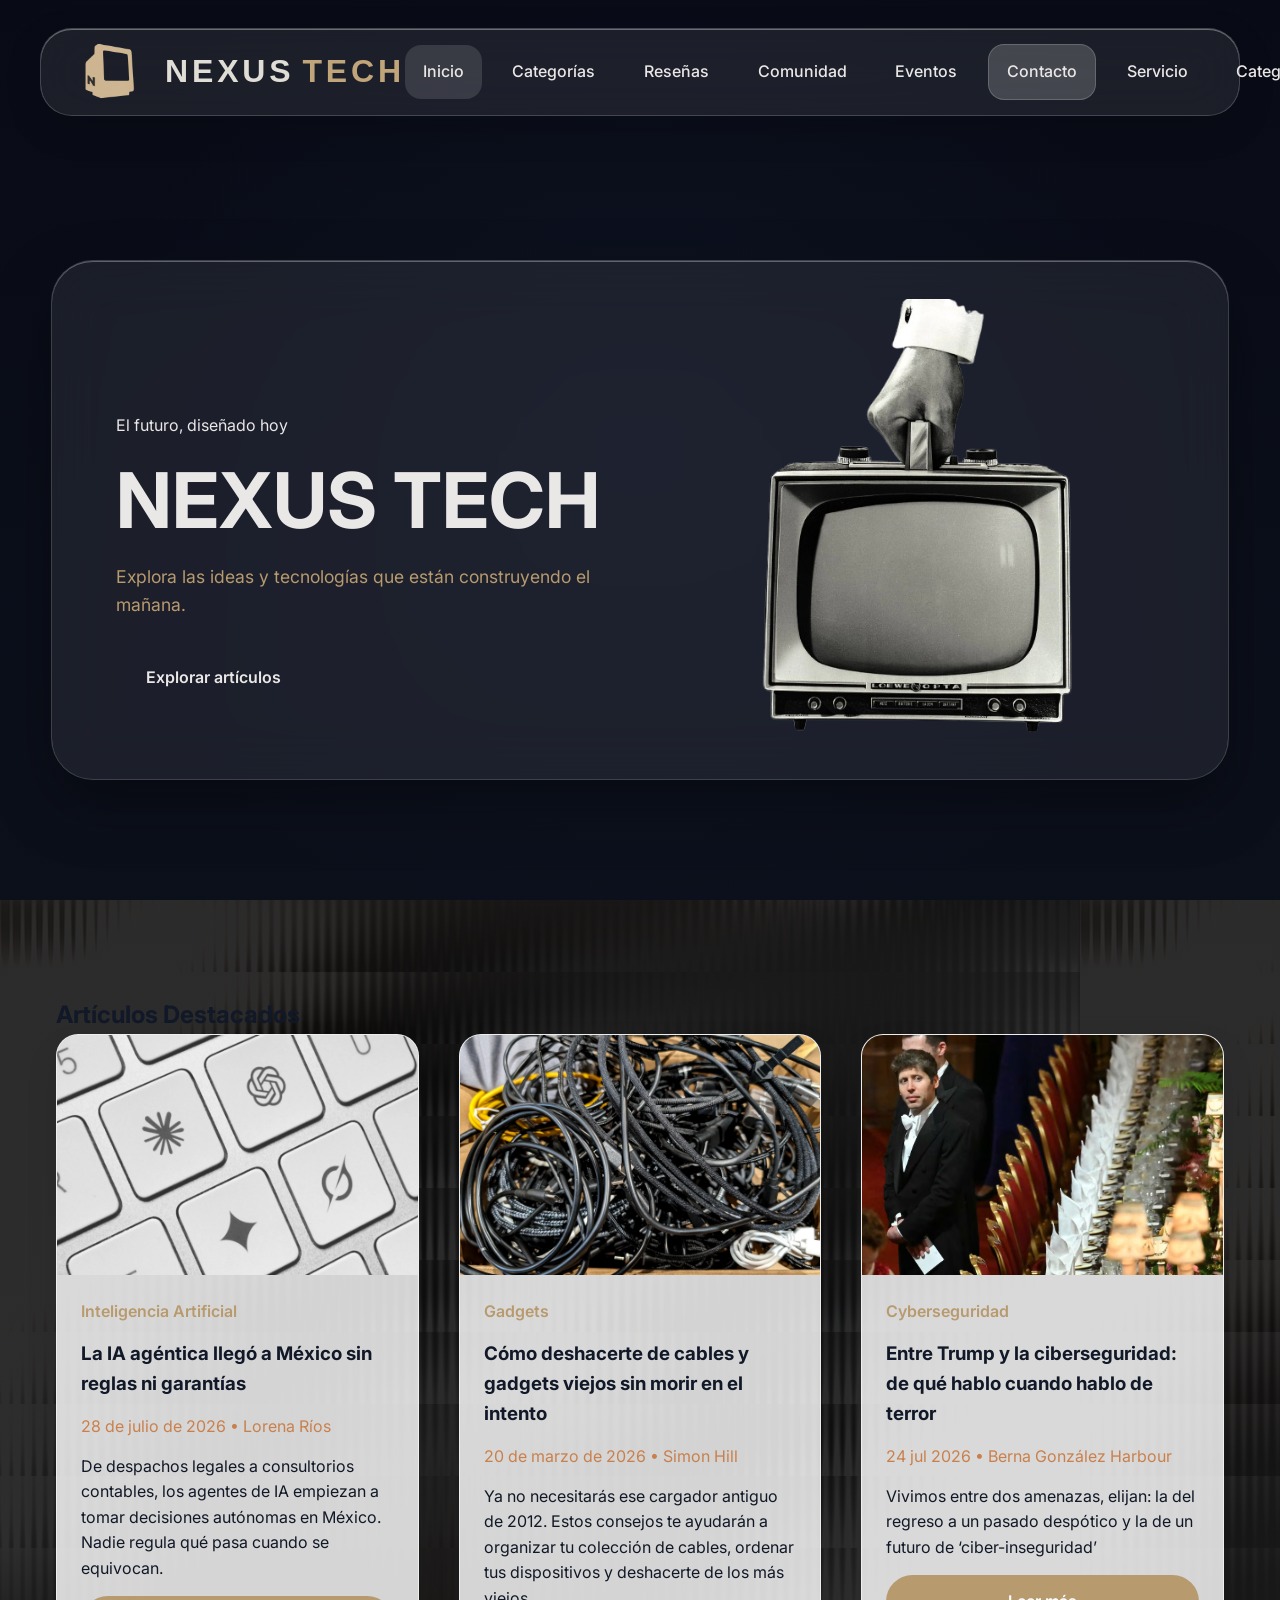
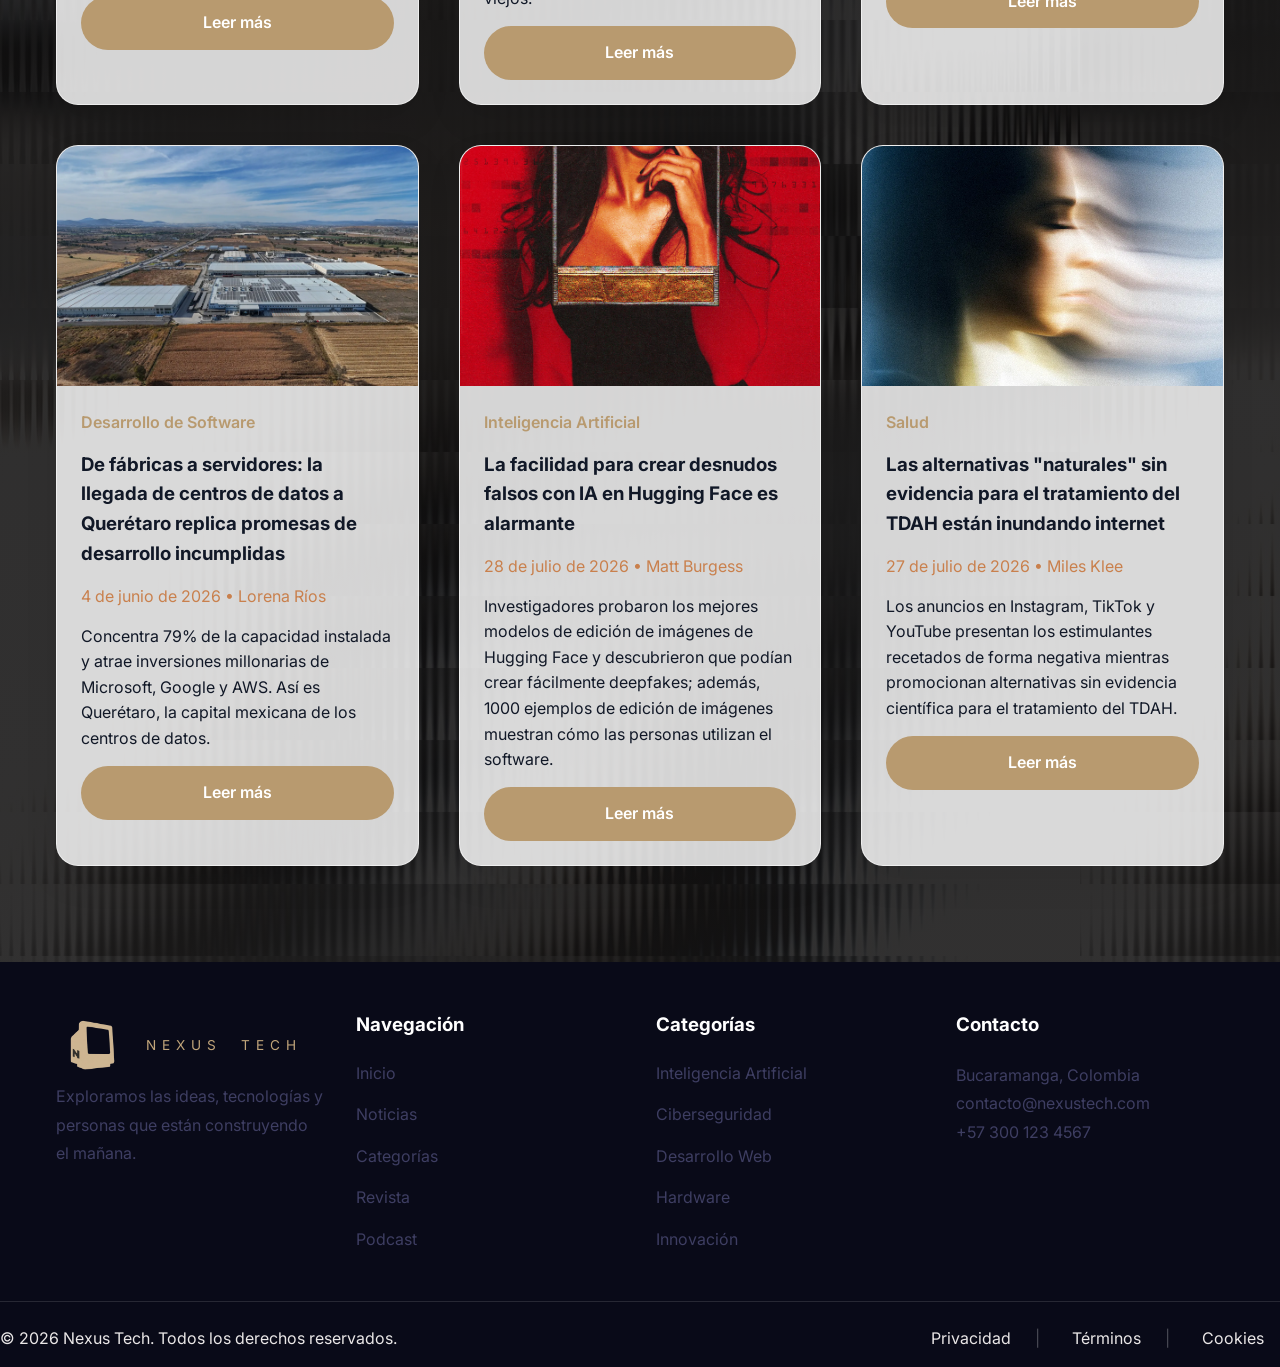
<file: index.html>
<!DOCTYPE html>
<html lang="es">
<head>
    <meta charset="UTF-8">
    <meta name="viewport" content="width=device-width, initial-scale=1.0">
    <meta name="description" content="TechBlog - Las últimas tendencias en tecnología, desarrollo y gadgets.">
    <title>TechBlog | Inicio</title>
    
    <link rel="stylesheet" href="css/style.css">
    <link rel="stylesheet" href="css/layout.css">
    <link rel="stylesheet" href="css/components.css">
    
    <link rel="preconnect" href="https://fonts.googleapis.com">
    <link rel="preconnect" href="https://fonts.gstatic.com" crossorigin>
    <link href="https://fonts.googleapis.com/css2?family=Inter:wght@400;700&display=swap" rel="stylesheet">
</head>
<body>

    <header class="main-header">
        <div class="container">
            <div class="logo">
                <a href="#" class="logo">
                    <img src="assets/img/logo.png" alt="Nexus Tech">
                </a>
                <span class="nexus">NEXUS</span>
                <span class="tech">TECH</span>
            </div>

            <nav class="main-nav">
                <input type="checkbox" id="menu-toggle">
                <label for="menu-toggle" class="hamburguesa">
                    ☰
                </label>
                <ul>
                    <li><a href="index.html" class="active">Inicio</a></li>
                    <li><a href="pages/categorias.html">Categorías</a></li>
                    <li><a href="pages/resenas.html">Reseñas</a></li>
                    <li><a href="pages/comunidad.html">Comunidad</a></li>
                    <li><a href="pages/eventos.html">Eventos</a></li>
                    <li><a href="pages/contacto.html" class="btn-nav">Contacto</a></li>

                    <li><a href="/pages/landing.html">Servicio</a></li>
                    <li><a href="/pages/categorias.html">Categorías</a></li>
                    <li><a href="/pages/resenas.html">Reseñas</a></li>
                    <li><a href="/pages/comunidad.html">Comunidad</a></li>
                    <li><a href="/pages/eventos.html">Eventos</a></li>
                    <li><a href="/pages/contacto.html" class="btn-nav">Contacto</a></li>
                </ul>
            </nav>
        </div>
    </header>

    <main>
        <section class="hero">
            <div class="hero-bg">
                <video autoplay muted loop playsinline>
                <source src="assets/img/televisor.mp4" type="video/mp4">
                </video>
                <div class="hero-bg-overlay"></div>
            </div>
            <div class="device-body">
                <div class="screen-content">
                    <div class="hero-text">

                        <span class="eyebrow">
                            El futuro, diseñado hoy
                        </span>

                        <h1>
                            NEXUS <span>TECH</span>
                        </h1>

                        <p>
                            Explora las ideas y tecnologías que están construyendo el mañana.
                        </p>

                        <a href="#" class="btn">
                            Explorar artículos
                        </a>

                    </div>
                    <div class="hero-visual">

                        <img src="assets/img/televisor2-removebg-preview.png" alt="Hero">

                    </div>
                </div>
            </div>      
        </section>

        <section id="destacados" class="featured-articles"> 
            <div class="container">
                <h2>Artículos Destacados</h2>
            
                <div class="grid-gallery">
                    <article class="card card-large">
                        <img
                            src="assets/img/agentesia.webp"
                            alt="Inteligencia Artificial"
                            class="card__image">

                        <div class="card__content">

                            <span class="card__category">
                                Inteligencia Artificial
                            </span>

                            <h3 class="card__title">
                                La IA agéntica llegó a México sin reglas ni garantías
                            </h3>

                            <div class="card__info">
                                <span>28 de julio de 2026</span>
                                <span>•</span>
                                <span>Lorena Ríos</span>
                            </div>

                            <p class="card__description">
                                De despachos legales a consultorios contables, los agentes de IA empiezan a tomar decisiones autónomas en México. Nadie regula qué pasa cuando se equivocan.
                            </p>

                            <a href="#" class="btn btn-primary">
                                Leer más
                            </a>

                        </div>
                    </article>

                    <article class="card">
                        <img
                            src="assets/img/Tangled_cables-SOURCE-Simon-Hill.webp"
                            alt="Gadgets"
                            class="card__image">

                        <div class="card__content">

                            <span class="card__category">
                                Gadgets
                            </span>

                            <h3 class="card__title">
                                Cómo deshacerte de cables y gadgets viejos sin morir en el intento
                            </h3>

                            <div class="card__info">
                                <span>20 de marzo de 2026</span>
                                <span>•</span>
                                <span>Simon Hill</span>
                            </div>

                            <p class="card__description">
                                Ya no necesitarás ese cargador antiguo de 2012. Estos consejos te ayudarán a organizar tu colección de cables, ordenar tus dispositivos y deshacerte de los más viejos.
                            </p>

                            <a href="#" class="btn btn-primary">
                                Leer más
                            </a>

                        </div>
                    </article>
                    
                    <article class="card">
                        <img
                            src="assets/img/escenaTerrorifica.avif"
                            alt="Cyberseguridad"
                            class="card__image">

                        <div class="card__content">

                            <span class="card__category">
                                Cyberseguridad
                            </span>

                            <h3 class="card__title">
                                Entre Trump y la ciberseguridad: de qué hablo cuando hablo de terror
                            </h3>

                            <div class="card__info">
                                <span>24 jul 2026</span>
                                <span>•</span>
                                <span>Berna González Harbour</span>
                            </div>

                            <p class="card__description">
                                Vivimos entre dos amenazas, elijan: la del regreso a un pasado despótico y la de un futuro de ‘ciber-inseguridad’
                            </p>

                            <a href="#" class="btn btn-primary">
                                Leer más
                            </a>

                        </div>
                    </article>
                    <article class="card">
                        <img
                            src="assets/img/Mexico.webp"
                            alt="Desarrollo de software"
                            class="card__image">

                        <div class="card__content">

                            <span class="card__category">
                                Desarrollo de Software
                            </span>

                            <h3 class="card__title">
                                De fábricas a servidores: la llegada de centros de datos a Querétaro replica promesas de desarrollo incumplidas
                            </h3>

                            <div class="card__info">
                                <span>4 de junio de 2026</span>
                                <span>•</span>
                                <span>Lorena Ríos</span>
                            </div>

                            <p class="card__description">
                                Concentra 79% de la capacidad instalada y atrae inversiones millonarias de Microsoft, Google y AWS. Así es Querétaro, la capital mexicana de los centros de datos.
                            </p>

                            <a href="#" class="btn btn-primary">
                                Leer más
                            </a>

                        </div>

                    </article>
                    <article class="card">
                        <img
                            src="assets/img/iaPreligrosa.gif"
                            alt="Inteligencia Artificial"
                            class="card__image">

                        <div class="card__content">

                            <span class="card__category">
                                Inteligencia Artificial
                            </span>

                            <h3 class="card__title">
                                La facilidad para crear desnudos falsos con IA en Hugging Face es alarmante
                            </h3>

                            <div class="card__info">
                                <span>28 de julio de 2026</span>
                                <span>•</span>
                                <span>Matt Burgess</span>
                            </div>

                            <p class="card__description">
                                Investigadores probaron los mejores modelos de edición de imágenes de Hugging Face y descubrieron que podían crear fácilmente deepfakes; además, 1000 ejemplos de edición de imágenes muestran cómo las personas utilizan el software.
                            </p>

                            <a href="#" class="btn btn-primary">
                                Leer más
                            </a>

                        </div>
                    </article>
                    <article class="card">
                        <img
                            src="assets/img/TDAH.webp"
                            alt="Salud"
                            class="card__image">

                        <div class="card__content">

                            <span class="card__category">
                                Salud
                            </span>

                            <h3 class="card__title">
                                Las alternativas "naturales" sin evidencia para el tratamiento del TDAH están inundando internet
                            </h3>

                            <div class="card__info">
                                <span>27 de julio de 2026</span>
                                <span>•</span>
                                <span>Miles Klee</span>
                            </div>

                            <p class="card__description">
                                Los anuncios en Instagram, TikTok y YouTube presentan los estimulantes recetados de forma negativa mientras promocionan alternativas sin evidencia científica para el tratamiento del TDAH.
                            </p>

                            <a href="#" class="btn btn-primary">
                                Leer más
                            </a>

                        </div>

                    </article>
                    
                </div>
            </div>
        </section>
    </main>

    <footer class="main-footer">

        <div class="container footer-grid">

            <div class="footer-col">

            <div class="footer-brand">
                <a href="#" class="logo-footer">
                    <img src="assets/img/logo.png" alt="Nexus Tech">
                </a>
                <span class="nexus">NEXUS</span>
                <span class="tech">TECH</span>
            </div>

                <p>
                    Exploramos las ideas, tecnologías y personas que
                    están construyendo el mañana.
                </p>

            </div>

            <div class="footer-col">

                <h3>Navegación</h3>

                <ul>

                    <li><a href="#">Inicio</a></li>

                    <li><a href="#">Noticias</a></li>

                    <li><a href="#">Categorías</a></li>

                    <li><a href="#">Revista</a></li>

                    <li><a href="#">Podcast</a></li>

                </ul>

            </div>

            <div class="footer-col">

                <h3>Categorías</h3>

                <ul>

                    <li><a href="#">Inteligencia Artificial</a></li>

                    <li><a href="#">Ciberseguridad</a></li>

                    <li><a href="#">Desarrollo Web</a></li>

                    <li><a href="#">Hardware</a></li>

                    <li><a href="#">Innovación</a></li>

                </ul>

            </div>

            <div class="footer-col">

                <h3>Contacto</h3>

                <p>Bucaramanga, Colombia</p>

                <p>contacto@nexustech.com</p>

                <p>+57 300 123 4567</p>

            </div>

        </div>

        <div class="copyright">

            <p>&copy; 2026 Nexus Tech. Todos los derechos reservados.</p>

            <div class="footer-links">

                <a href="#">Privacidad</a>

                <a href="#">Términos</a>

                <a href="#">Cookies</a>

            </div>

        </div>

    </footer>
</body>
</html>
</file>
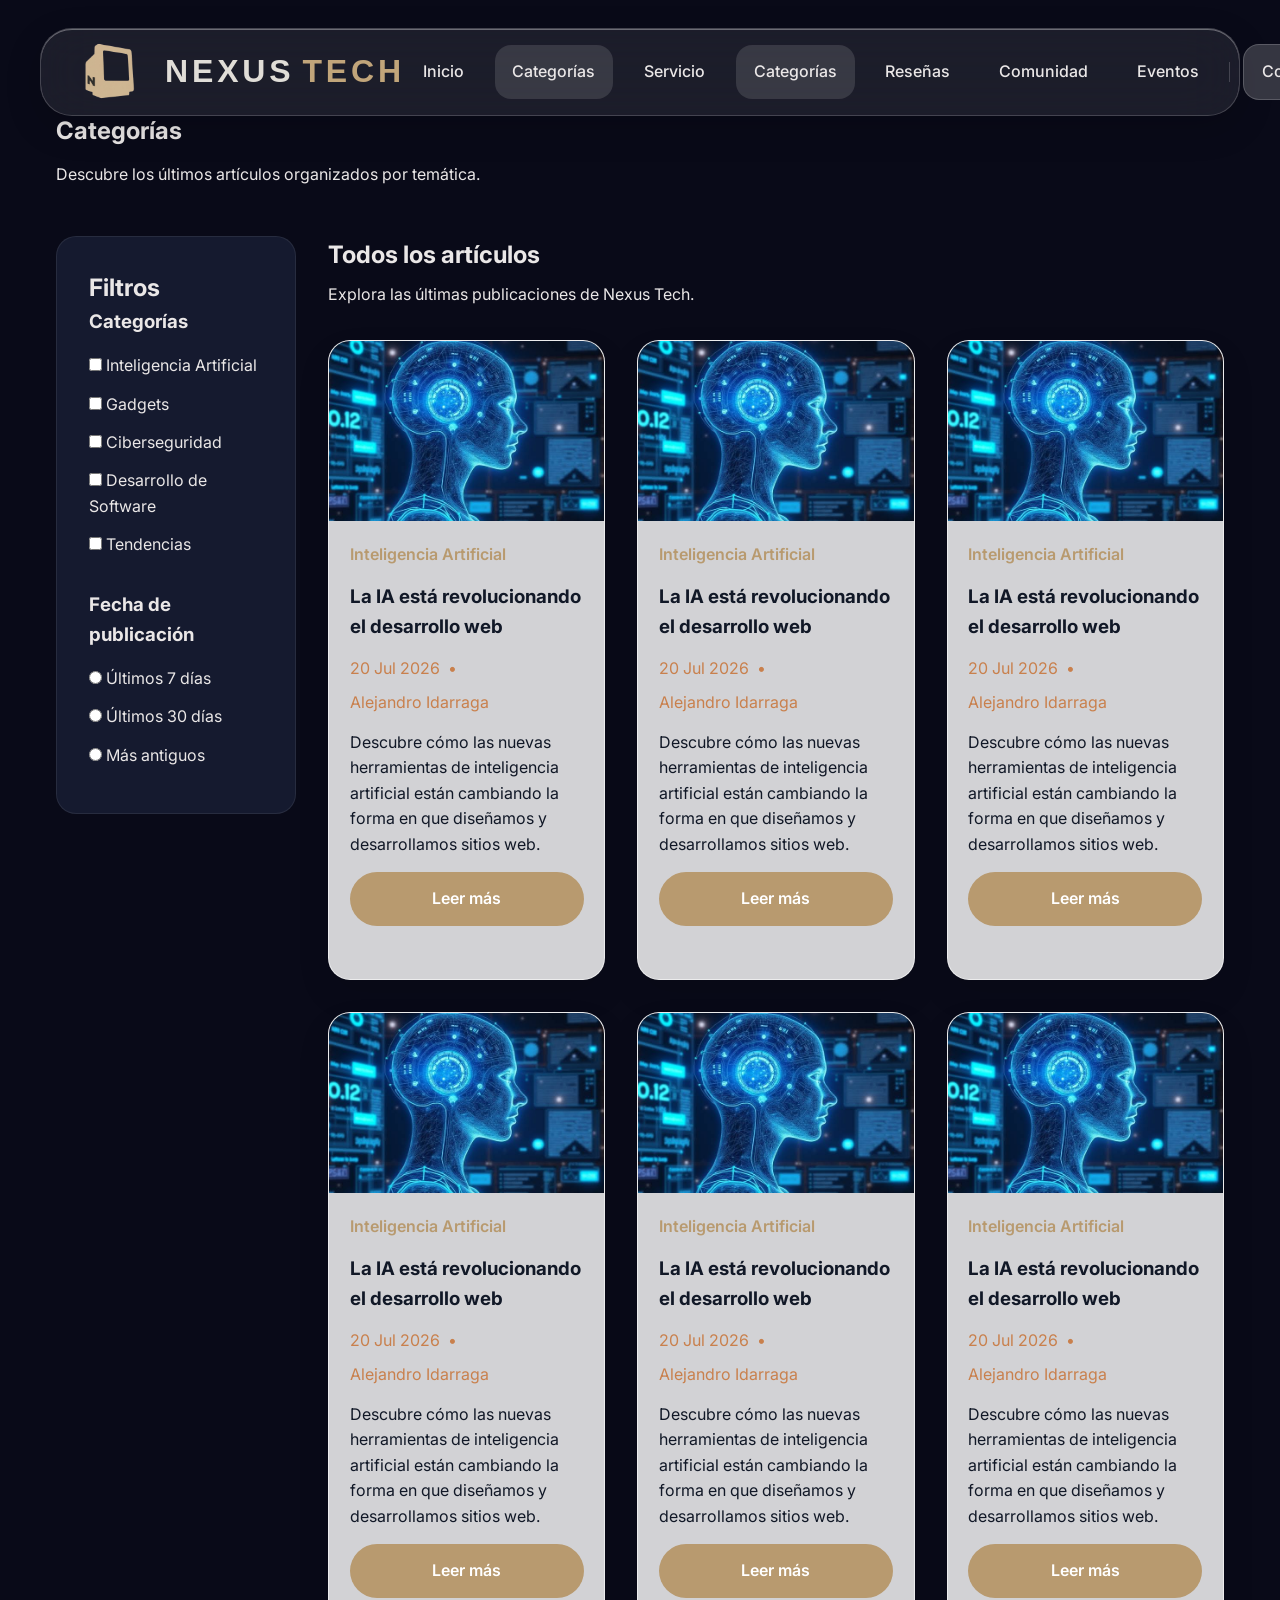
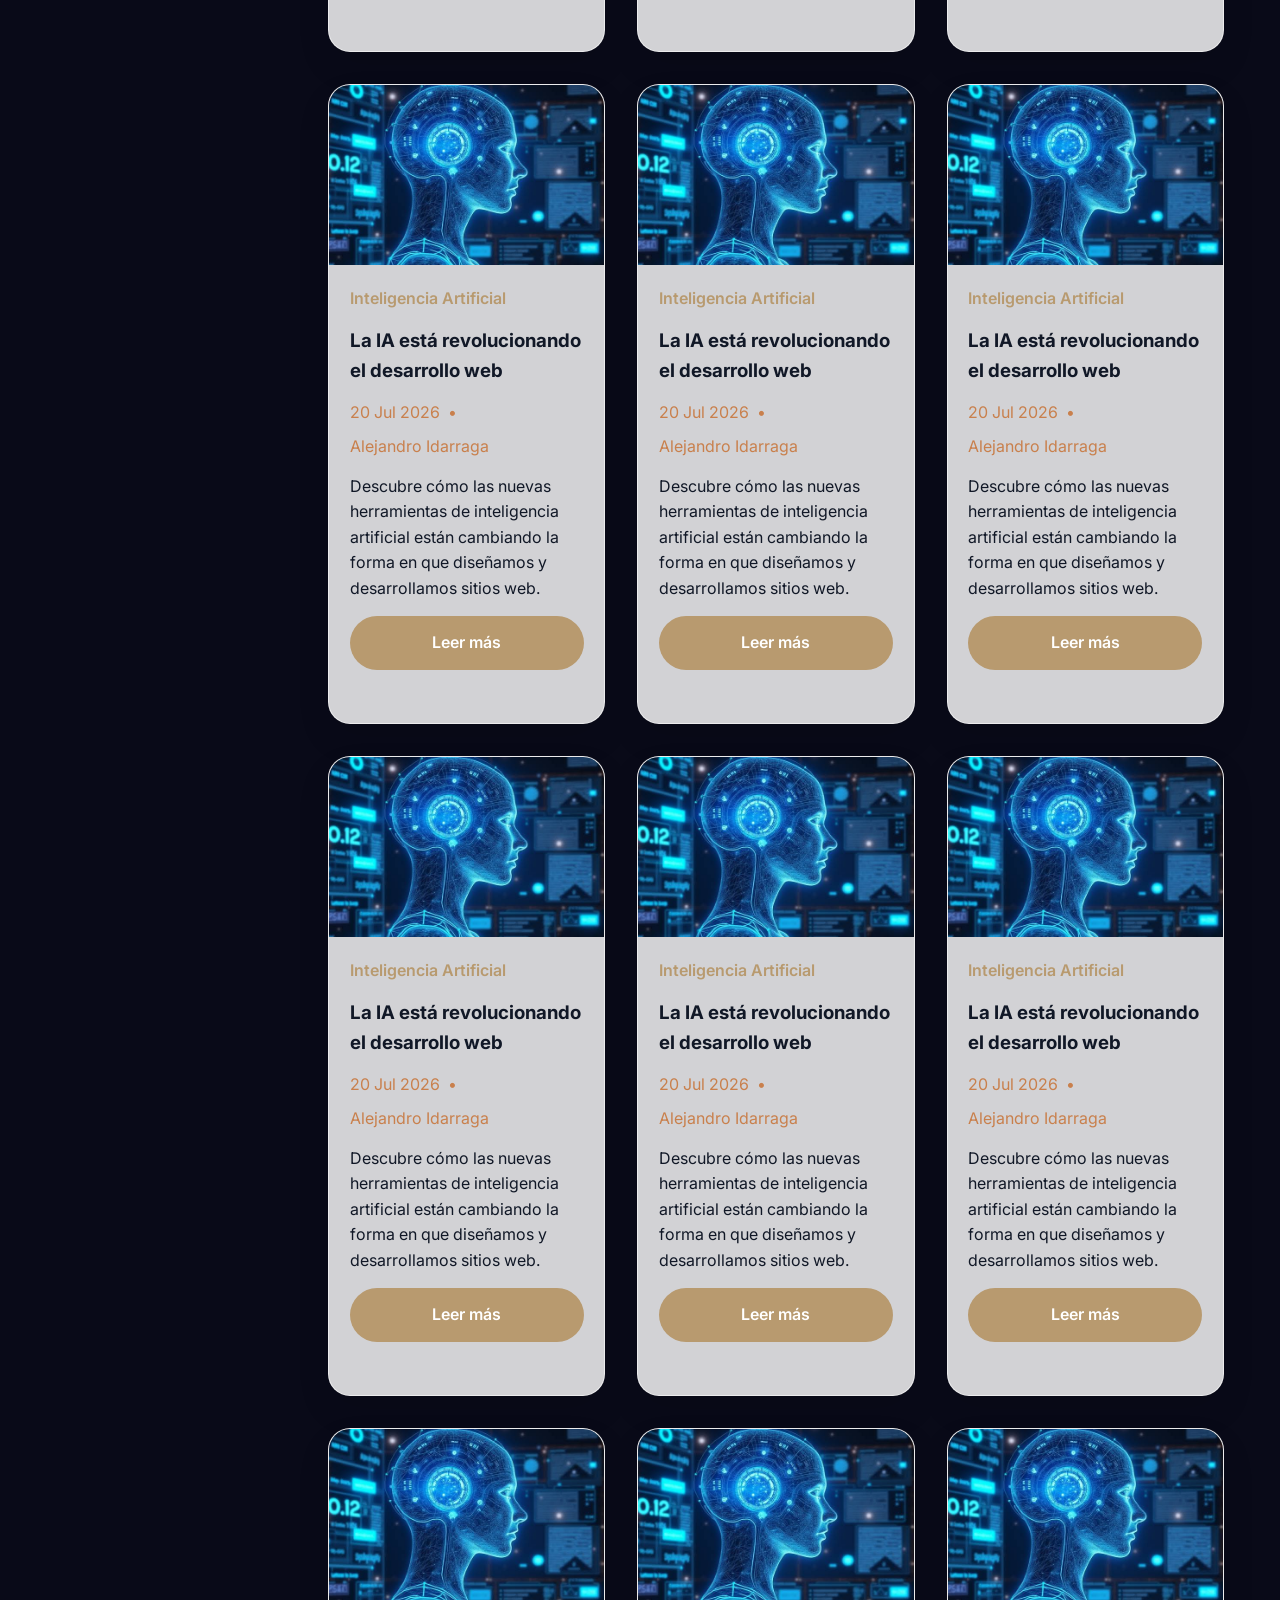
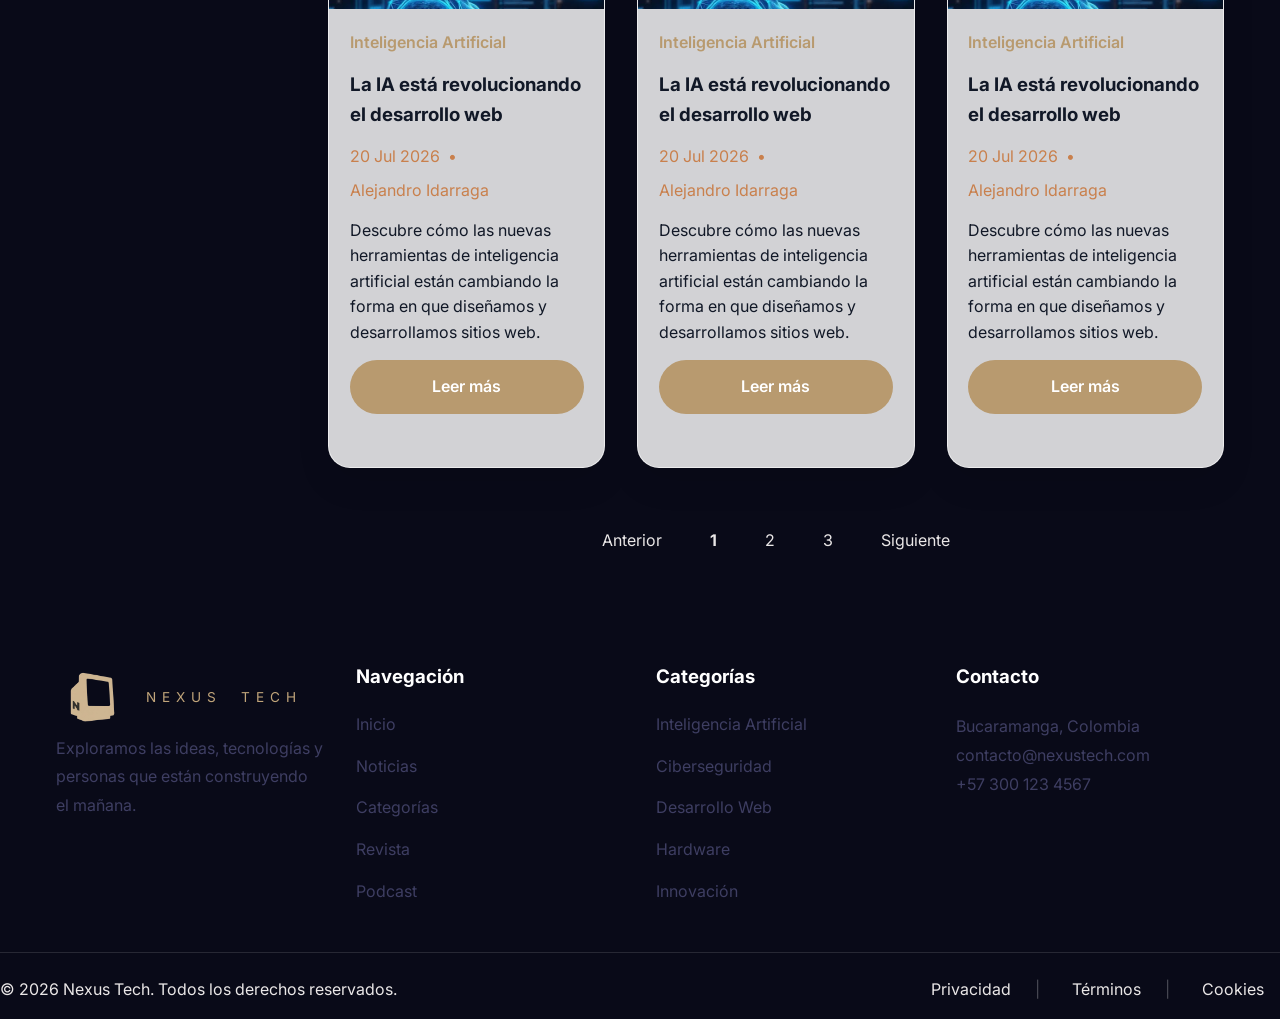
<file: pages/categorias.html>
<!DOCTYPE html>
<html lang="es">
<head>
    <meta charset="UTF-8">
    <meta name="viewport" content="width=device-width, initial-scale=1.0">
    <meta name="description" content="TechBlog - Las últimas tendencias en tecnología, desarrollo y gadgets.">
    <title>TechBlog | Inicio</title>
    
    <link rel="stylesheet" href="../css/style.css">
    <link rel="stylesheet" href="../css/layout.css">
    <link rel="stylesheet" href="../css/components.css">
    <link rel="stylesheet" href="../css/categorias.css">
    
    <link rel="preconnect" href="https://fonts.googleapis.com">
    <link rel="preconnect" href="https://fonts.gstatic.com" crossorigin>
    <link href="https://fonts.googleapis.com/css2?family=Inter:wght@400;700&display=swap" rel="stylesheet">
</head>
<body>

    <header class="main-header">
        <div class="container">
            <div class="logo">
                <a href="#" class="logo">
                    <img src="../assets/img/logo.png" alt="Nexus Tech">
                </a>
                <span class="nexus">NEXUS</span>
                <span class="tech">TECH</span>
            </div>
            
            <nav class="main-nav">
                <input type="checkbox" id="menu-toggle">
                <label for="menu-toggle" class="hamburguesa">
                    ☰
                </label>
                <ul>
                    <li><a href="/index.html" >Inicio</a></li>
                    <li><a href="pages/categorias.html" class="active">Categorías</a></li>

                    <li><a href="/pages/landing.html">Servicio</a></li>
                    <li><a href="/pages/categorias.html" class="active">Categorías</a></li>
                    <li><a href="/pages/resenas.html">Reseñas</a></li>
                    <li><a href="/pages/comunidad.html">Comunidad</a></li>
                    <li><a href="/pages/eventos.html">Eventos</a></li>
                    <li><a href="/pages/contacto.html" class="btn-nav">Contacto</a></li>
                </ul>
            </nav>
        </div>
    </header>

    <main class="categories-page">
        <section class="page-header">
            <div class="container">

            <h1>Categorías</h1>

            <p>Descubre los últimos artículos organizados por temática.</p>

            </div>
        </section>
        <section class="categories-content">

            <div class="container categories-layout">

                <aside class="filters">

                    <h2>Filtros</h2>

                    <section class="filter-group">

                        <h3>Categorías</h3>

                        <ul class="filter-list">

                            <li><label for="ia" class="filter-option"><input type="checkbox" id="ia"> Inteligencia Artificial</label></li>

                            <li><label for="gadgets" class="filter-option"><input type="checkbox" id="gadgets"> Gadgets</label></li>

                            <li><label for="ciberseguridad" class="filter-option"><input type="checkbox" id="ciberseguridad"> Ciberseguridad</label></li>

                            <li><label for="desarrollo" class="filter-option"><input type="checkbox" id="desarrollo"> Desarrollo de Software</label></li>

                            <li><label for="tendencias" class="filter-option"><input type="checkbox" id="tendencias"> Tendencias</label></li>

                        </ul>

                    </section>

                    <section class="filter-group">

                        <h3>Fecha de publicación</h3>

                        <ul class="filter-list">

                            <li><label for="ultimos7" class="filter-option"><input type="radio" id="ultimos7" name="fecha"> Últimos 7 días</label></li>

                            <li><label for="ultimos30" class="filter-option"><input type="radio" id="ultimos30" name="fecha"> Últimos 30 días</label></li>

                            <li><label for="antiguos" class="filter-option"><input type="radio" id="antiguos" name="fecha"> Más antiguos</label></li>

                        </ul>

                    </section>

                </aside>

                <section class="articles">
                    <div class="articles-header">

                        <h2>Todos los artículos</h2>

                        <p>Explora las últimas publicaciones de Nexus Tech.</p>

                    </div>
                    <div class="articles-grid">
                        <article class="card">
                            <img
                                src="../assets/img/IA.jpg"
                                alt="Inteligencia Artificial"
                                class="card__image">

                            <div class="card__content">

                                <span class="card__category">
                                    Inteligencia Artificial
                                </span>

                                <h3 class="card__title">
                                    La IA está revolucionando el desarrollo web
                                </h3>

                                <div class="card__info">
                                    <span>20 Jul 2026</span>
                                    <span>•</span>
                                    <span>Alejandro Idarraga</span>
                                </div>

                                <p class="card__description">
                                    Descubre cómo las nuevas herramientas de inteligencia artificial
                                    están cambiando la forma en que diseñamos y desarrollamos sitios web.
                                </p>

                                <a href="#" class="btn btn-primary">
                                    Leer más
                                </a>

                            </div>
                            
                        </article>
                    
                    
                        <article class="card">
                            <img
                                src="../assets/img/IA.jpg"
                                alt="Inteligencia Artificial"
                                class="card__image">

                            <div class="card__content">

                                <span class="card__category">
                                    Inteligencia Artificial
                                </span>

                                <h3 class="card__title">
                                    La IA está revolucionando el desarrollo web
                                </h3>

                                <div class="card__info">
                                    <span>20 Jul 2026</span>
                                    <span>•</span>
                                    <span>Alejandro Idarraga</span>
                                </div>

                                <p class="card__description">
                                    Descubre cómo las nuevas herramientas de inteligencia artificial
                                    están cambiando la forma en que diseñamos y desarrollamos sitios web.
                                </p>

                                <a href="#" class="btn btn-primary">
                                    Leer más
                                </a>

                            </div>
                            
                        </article>
                    
                    
                        <article class="card">
                            <img
                                src="../assets/img/IA.jpg"
                                alt="Inteligencia Artificial"
                                class="card__image">

                            <div class="card__content">

                                <span class="card__category">
                                    Inteligencia Artificial
                                </span>

                                <h3 class="card__title">
                                    La IA está revolucionando el desarrollo web
                                </h3>

                                <div class="card__info">
                                    <span>20 Jul 2026</span>
                                    <span>•</span>
                                    <span>Alejandro Idarraga</span>
                                </div>

                                <p class="card__description">
                                    Descubre cómo las nuevas herramientas de inteligencia artificial
                                    están cambiando la forma en que diseñamos y desarrollamos sitios web.
                                </p>

                                <a href="#" class="btn btn-primary">
                                    Leer más
                                </a>

                            </div>
                            
                        </article>
                    
                    
                        <article class="card">
                            <img
                                src="../assets/img/IA.jpg"
                                alt="Inteligencia Artificial"
                                class="card__image">

                            <div class="card__content">

                                <span class="card__category">
                                    Inteligencia Artificial
                                </span>

                                <h3 class="card__title">
                                    La IA está revolucionando el desarrollo web
                                </h3>

                                <div class="card__info">
                                    <span>20 Jul 2026</span>
                                    <span>•</span>
                                    <span>Alejandro Idarraga</span>
                                </div>

                                <p class="card__description">
                                    Descubre cómo las nuevas herramientas de inteligencia artificial
                                    están cambiando la forma en que diseñamos y desarrollamos sitios web.
                                </p>

                                <a href="#" class="btn btn-primary">
                                    Leer más
                                </a>

                            </div>
                            
                        </article>
                    
                    
                        <article class="card">
                            <img
                                src="../assets/img/IA.jpg"
                                alt="Inteligencia Artificial"
                                class="card__image">

                            <div class="card__content">

                                <span class="card__category">
                                    Inteligencia Artificial
                                </span>

                                <h3 class="card__title">
                                    La IA está revolucionando el desarrollo web
                                </h3>

                                <div class="card__info">
                                    <span>20 Jul 2026</span>
                                    <span>•</span>
                                    <span>Alejandro Idarraga</span>
                                </div>

                                <p class="card__description">
                                    Descubre cómo las nuevas herramientas de inteligencia artificial
                                    están cambiando la forma en que diseñamos y desarrollamos sitios web.
                                </p>

                                <a href="#" class="btn btn-primary">
                                    Leer más
                                </a>

                            </div>
                            
                        </article>
                    
                    
                        <article class="card">
                            <img
                                src="../assets/img/IA.jpg"
                                alt="Inteligencia Artificial"
                                class="card__image">

                            <div class="card__content">

                                <span class="card__category">
                                    Inteligencia Artificial
                                </span>

                                <h3 class="card__title">
                                    La IA está revolucionando el desarrollo web
                                </h3>

                                <div class="card__info">
                                    <span>20 Jul 2026</span>
                                    <span>•</span>
                                    <span>Alejandro Idarraga</span>
                                </div>

                                <p class="card__description">
                                    Descubre cómo las nuevas herramientas de inteligencia artificial
                                    están cambiando la forma en que diseñamos y desarrollamos sitios web.
                                </p>

                                <a href="#" class="btn btn-primary">
                                    Leer más
                                </a>

                            </div>
                            
                        </article>
                    
                    
                        <article class="card">
                            <img
                                src="../assets/img/IA.jpg"
                                alt="Inteligencia Artificial"
                                class="card__image">

                            <div class="card__content">

                                <span class="card__category">
                                    Inteligencia Artificial
                                </span>

                                <h3 class="card__title">
                                    La IA está revolucionando el desarrollo web
                                </h3>

                                <div class="card__info">
                                    <span>20 Jul 2026</span>
                                    <span>•</span>
                                    <span>Alejandro Idarraga</span>
                                </div>

                                <p class="card__description">
                                    Descubre cómo las nuevas herramientas de inteligencia artificial
                                    están cambiando la forma en que diseñamos y desarrollamos sitios web.
                                </p>

                                <a href="#" class="btn btn-primary">
                                    Leer más
                                </a>

                            </div>
                            
                        </article>
                    
                    
                        <article class="card">
                            <img
                                src="../assets/img/IA.jpg"
                                alt="Inteligencia Artificial"
                                class="card__image">

                            <div class="card__content">

                                <span class="card__category">
                                    Inteligencia Artificial
                                </span>

                                <h3 class="card__title">
                                    La IA está revolucionando el desarrollo web
                                </h3>

                                <div class="card__info">
                                    <span>20 Jul 2026</span>
                                    <span>•</span>
                                    <span>Alejandro Idarraga</span>
                                </div>

                                <p class="card__description">
                                    Descubre cómo las nuevas herramientas de inteligencia artificial
                                    están cambiando la forma en que diseñamos y desarrollamos sitios web.
                                </p>

                                <a href="#" class="btn btn-primary">
                                    Leer más
                                </a>

                            </div>
                            
                        </article>
                    
                    
                        <article class="card">
                            <img
                                src="../assets/img/IA.jpg"
                                alt="Inteligencia Artificial"
                                class="card__image">

                            <div class="card__content">

                                <span class="card__category">
                                    Inteligencia Artificial
                                </span>

                                <h3 class="card__title">
                                    La IA está revolucionando el desarrollo web
                                </h3>

                                <div class="card__info">
                                    <span>20 Jul 2026</span>
                                    <span>•</span>
                                    <span>Alejandro Idarraga</span>
                                </div>

                                <p class="card__description">
                                    Descubre cómo las nuevas herramientas de inteligencia artificial
                                    están cambiando la forma en que diseñamos y desarrollamos sitios web.
                                </p>

                                <a href="#" class="btn btn-primary">
                                    Leer más
                                </a>

                            </div>
                            
                        </article>
                    
                    
                        <article class="card">
                            <img
                                src="../assets/img/IA.jpg"
                                alt="Inteligencia Artificial"
                                class="card__image">

                            <div class="card__content">

                                <span class="card__category">
                                    Inteligencia Artificial
                                </span>

                                <h3 class="card__title">
                                    La IA está revolucionando el desarrollo web
                                </h3>

                                <div class="card__info">
                                    <span>20 Jul 2026</span>
                                    <span>•</span>
                                    <span>Alejandro Idarraga</span>
                                </div>

                                <p class="card__description">
                                    Descubre cómo las nuevas herramientas de inteligencia artificial
                                    están cambiando la forma en que diseñamos y desarrollamos sitios web.
                                </p>

                                <a href="#" class="btn btn-primary">
                                    Leer más
                                </a>

                            </div>
                            
                        </article>
                   
                    
                        <article class="card">
                            <img
                                src="../assets/img/IA.jpg"
                                alt="Inteligencia Artificial"
                                class="card__image">

                            <div class="card__content">

                                <span class="card__category">
                                    Inteligencia Artificial
                                </span>

                                <h3 class="card__title">
                                    La IA está revolucionando el desarrollo web
                                </h3>

                                <div class="card__info">
                                    <span>20 Jul 2026</span>
                                    <span>•</span>
                                    <span>Alejandro Idarraga</span>
                                </div>

                                <p class="card__description">
                                    Descubre cómo las nuevas herramientas de inteligencia artificial
                                    están cambiando la forma en que diseñamos y desarrollamos sitios web.
                                </p>

                                <a href="#" class="btn btn-primary">
                                    Leer más
                                </a>

                            </div>
                            
                        </article>
                    
                    
                        <article class="card">
                            <img
                                src="../assets/img/IA.jpg"
                                alt="Inteligencia Artificial"
                                class="card__image">

                            <div class="card__content">

                                <span class="card__category">
                                    Inteligencia Artificial
                                </span>

                                <h3 class="card__title">
                                    La IA está revolucionando el desarrollo web
                                </h3>

                                <div class="card__info">
                                    <span>20 Jul 2026</span>
                                    <span>•</span>
                                    <span>Alejandro Idarraga</span>
                                </div>

                                <p class="card__description">
                                    Descubre cómo las nuevas herramientas de inteligencia artificial
                                    están cambiando la forma en que diseñamos y desarrollamos sitios web.
                                </p>

                                <a href="#" class="btn btn-primary">
                                    Leer más
                                </a>

                            </div>
                            
                        </article>
                    
                    
                        <article class="card">
                            <img
                                src="../assets/img/IA.jpg"
                                alt="Inteligencia Artificial"
                                class="card__image">

                            <div class="card__content">

                                <span class="card__category">
                                    Inteligencia Artificial
                                </span>

                                <h3 class="card__title">
                                    La IA está revolucionando el desarrollo web
                                </h3>

                                <div class="card__info">
                                    <span>20 Jul 2026</span>
                                    <span>•</span>
                                    <span>Alejandro Idarraga</span>
                                </div>

                                <p class="card__description">
                                    Descubre cómo las nuevas herramientas de inteligencia artificial
                                    están cambiando la forma en que diseñamos y desarrollamos sitios web.
                                </p>

                                <a href="#" class="btn btn-primary">
                                    Leer más
                                </a>

                            </div>
                            
                        </article>
                    
                    
                        <article class="card">
                            <img
                                src="../assets/img/IA.jpg"
                                alt="Inteligencia Artificial"
                                class="card__image">

                            <div class="card__content">

                                <span class="card__category">
                                    Inteligencia Artificial
                                </span>

                                <h3 class="card__title">
                                    La IA está revolucionando el desarrollo web
                                </h3>

                                <div class="card__info">
                                    <span>20 Jul 2026</span>
                                    <span>•</span>
                                    <span>Alejandro Idarraga</span>
                                </div>

                                <p class="card__description">
                                    Descubre cómo las nuevas herramientas de inteligencia artificial
                                    están cambiando la forma en que diseñamos y desarrollamos sitios web.
                                </p>

                                <a href="#" class="btn btn-primary">
                                    Leer más
                                </a>

                            </div>
                            
                        </article>
                    
                    
                        <article class="card">
                            <img
                                src="../assets/img/IA.jpg"
                                alt="Inteligencia Artificial"
                                class="card__image">

                            <div class="card__content">

                                <span class="card__category">
                                    Inteligencia Artificial
                                </span>

                                <h3 class="card__title">
                                    La IA está revolucionando el desarrollo web
                                </h3>

                                <div class="card__info">
                                    <span>20 Jul 2026</span>
                                    <span>•</span>
                                    <span>Alejandro Idarraga</span>
                                </div>

                                <p class="card__description">
                                    Descubre cómo las nuevas herramientas de inteligencia artificial
                                    están cambiando la forma en que diseñamos y desarrollamos sitios web.
                                </p>

                                <a href="#" class="btn btn-primary">
                                    Leer más
                                </a>

                            </div>
                            
                        </article>
                    </div>
                    
                    <nav class="pagination" aria-label="Paginación de artículos">

                        <a href="#" class="pagination__button">Anterior</a>

                        <a href="#" class="pagination__number active">1</a>

                        <a href="#" class="pagination__number">2</a>

                        <a href="#" class="pagination__number">3</a>

                        <a href="#" class="pagination__button">Siguiente</a>

                    </nav>

                </section>

            </div>

        </section>

    </main>
    

    <footer class="main-footer">

        <div class="container footer-grid">

            <div class="footer-col">

                <div class="footer-brand">
                    <a href="#" class="logo-footer">
                        <img src="../assets/img/logo.png" alt="Nexus Tech">
                    </a>
                    <span class="nexus">NEXUS</span>
                    <span class="tech">TECH</span>
                </div>

                <p>
                    Exploramos las ideas, tecnologías y personas que
                    están construyendo el mañana.
                </p>

            </div>

            <div class="footer-col">

                <h3>Navegación</h3>

                <ul>

                    <li><a href="#">Inicio</a></li>

                    <li><a href="#">Noticias</a></li>

                    <li><a href="#">Categorías</a></li>

                    <li><a href="#">Revista</a></li>

                    <li><a href="#">Podcast</a></li>

                </ul>

            </div>

            <div class="footer-col">

                <h3>Categorías</h3>

                <ul>

                    <li><a href="#">Inteligencia Artificial</a></li>

                    <li><a href="#">Ciberseguridad</a></li>

                    <li><a href="#">Desarrollo Web</a></li>

                    <li><a href="#">Hardware</a></li>

                    <li><a href="#">Innovación</a></li>

                </ul>

            </div>

            <div class="footer-col">

                <h3>Contacto</h3>

                <p>Bucaramanga, Colombia</p>

                <p>contacto@nexustech.com</p>

                <p>+57 300 123 4567</p>

            </div>

        </div>

        <div class="copyright">

            <p>&copy; 2026 Nexus Tech. Todos los derechos reservados.</p>

            <div class="footer-links">

                <a href="#">Privacidad</a>

                <a href="#">Términos</a>

                <a href="#">Cookies</a>

            </div>

        </div>

    </footer>

</body>
</html>
</file>
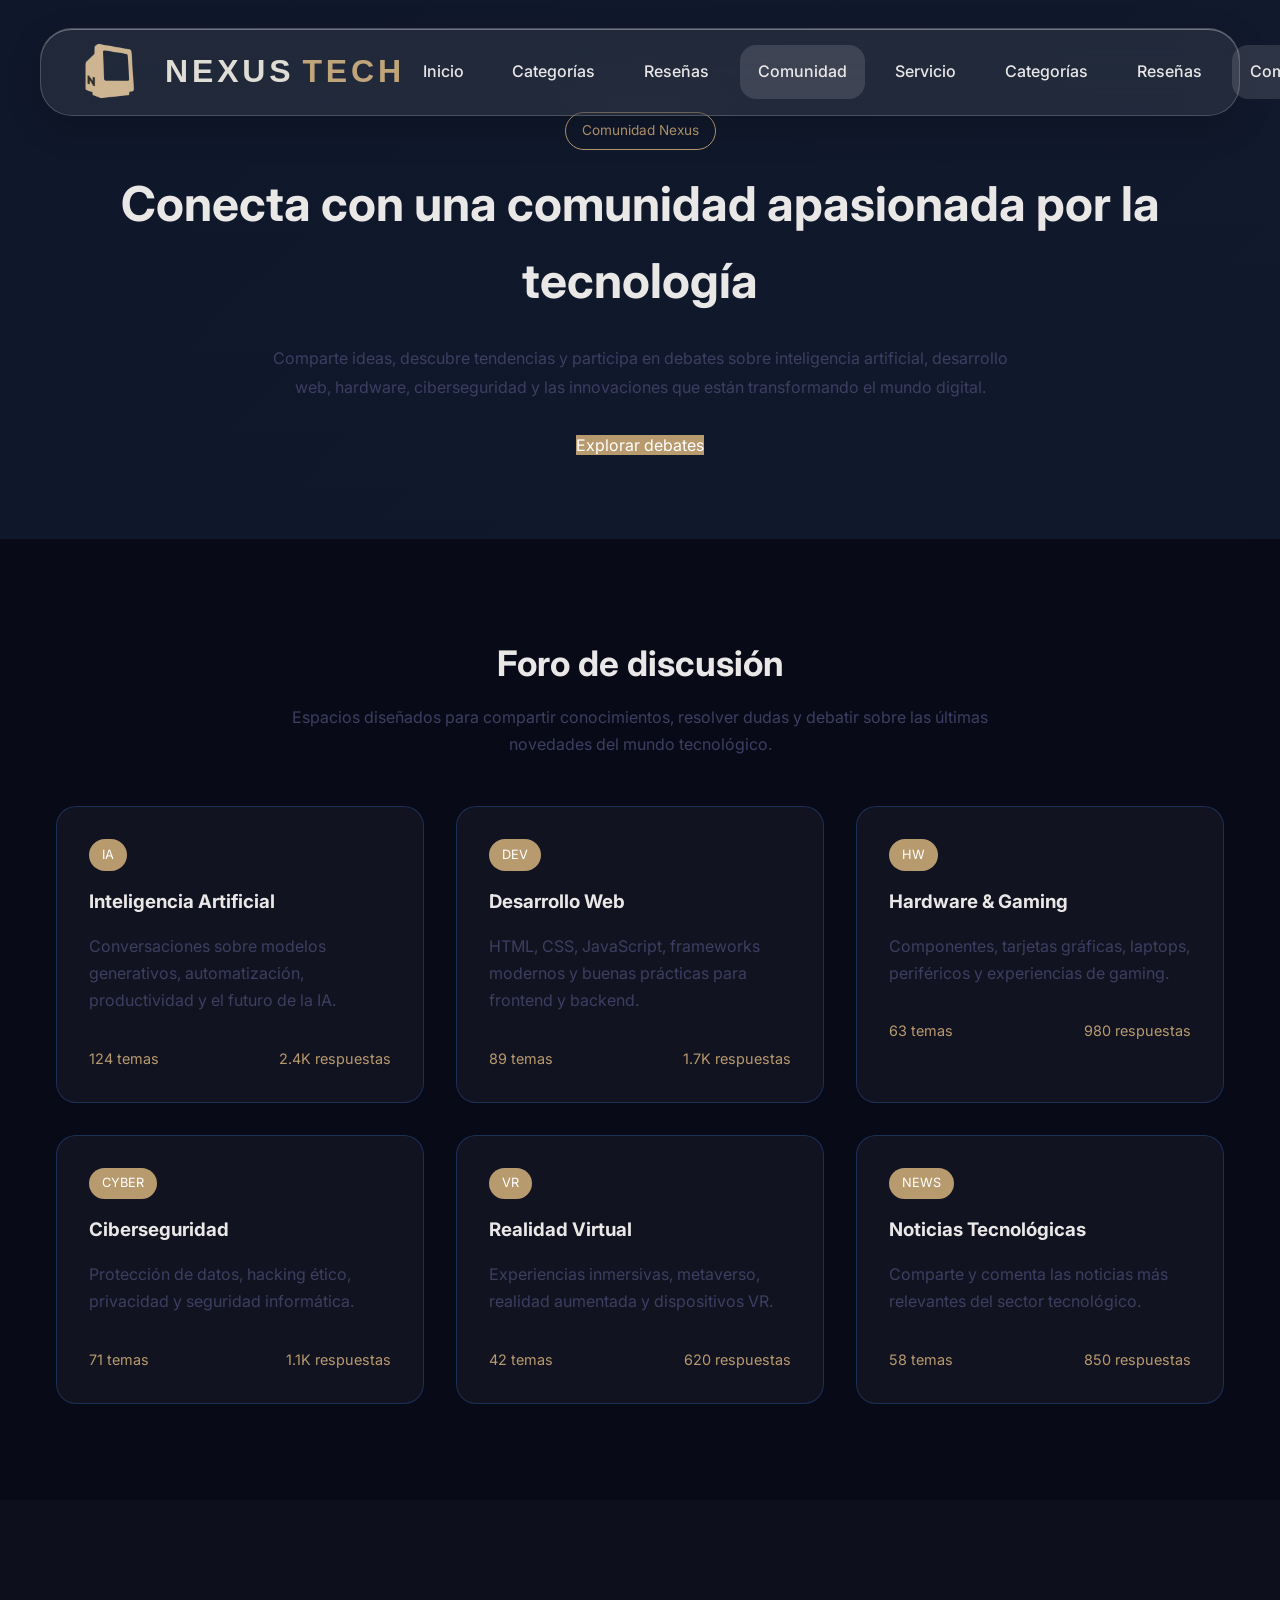
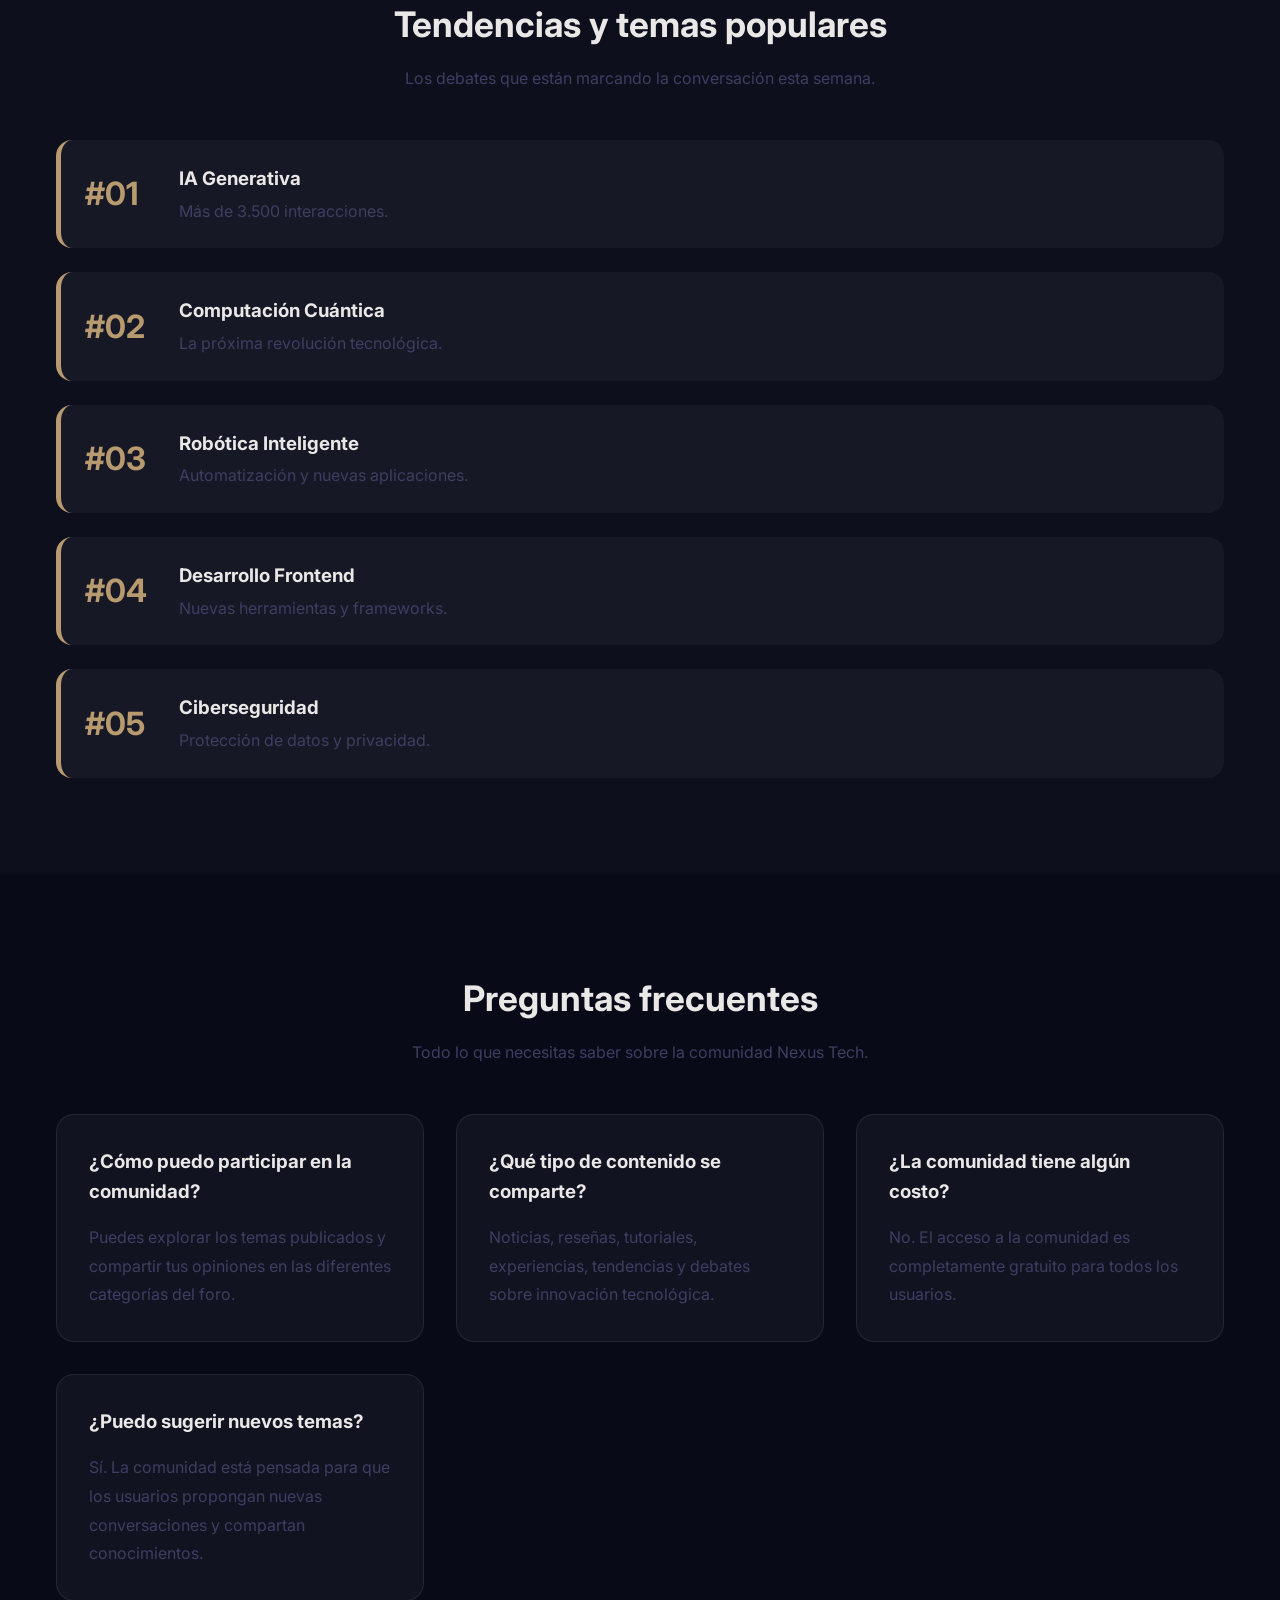
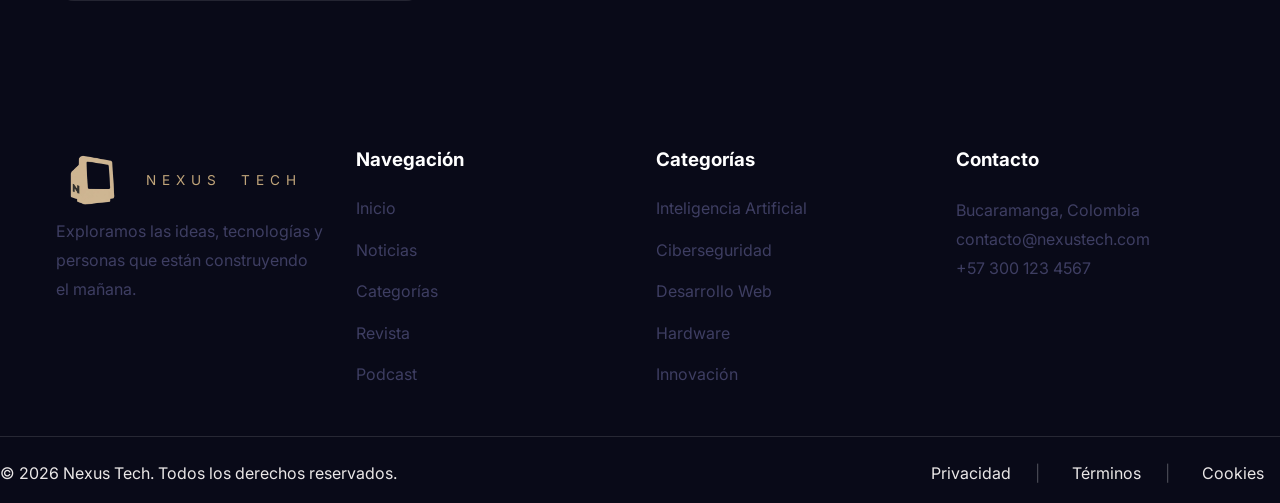
<file: pages/comunidad.html>
<!DOCTYPE html>
<html lang="es">
<head>
    <meta charset="UTF-8">
    <meta name="viewport" content="width=device-width, initial-scale=1.0">
    <meta name="description" content="TechBlog - Las últimas tendencias en tecnología, desarrollo y gadgets.">
    <title>Reseñas | Inicio</title>
    
    <link rel="stylesheet" href="../css/style.css">
    <link rel="stylesheet" href="../css/layout.css">
    <link rel="stylesheet" href="../css/components.css">
    <link rel="stylesheet" href="../css/comunidad.css">
    
    <link rel="preconnect" href="https://fonts.googleapis.com">
    <link rel="preconnect" href="https://fonts.gstatic.com" crossorigin>
    <link href="https://fonts.googleapis.com/css2?family=Inter:wght@400;700&display=swap" rel="stylesheet">
</head>
<body>
    <header class="main-header">
        <div class="container">
            <div class="logo">
                <a href="#" class="logo">
                    <img src="../assets/img/logo.png" alt="Nexus Tech">
                </a>
                <span class="nexus">NEXUS</span>
                <span class="tech">TECH</span>
            </div>
            <nav class="main-nav">
                <input type="checkbox" id="menu-toggle">
                <label for="menu-toggle" class="hamburguesa">
                    ☰
                </label>
                <ul>
                    <li><a href="/index.html">Inicio</a></li>
                    <li><a href="/pages/categorias.html">Categorías</a></li>
                    <li><a href="/pages/resenas.html">Reseñas</a></li>
                    <li><a href="pages/comunidad.html" class="active">Comunidad</a></li>
                    <li><a href="/pages/landing.html">Servicio</a></li>
                    <li><a href="/pages/categorias.html">Categorías</a></li>
                    <li><a href="/pages/resenas.html">Reseñas</a></li>
                    <li><a href="/pages/comunidad.html" class="active">Comunidad</a></li>
                    <li><a href="/pages/eventos.html">Eventos</a></li>
                    <li><a href="/pages/contacto.html" class="btn-nav">Contacto</a></li>
                </ul>
            </nav>
        </div>
    </header>
    <main>
        <section class="community-hero">
            <div class="container">

                <span class="section-tag">Comunidad Nexus</span>

                <h1>Conecta con una comunidad apasionada por la tecnología</h1>

                <p>
                    Comparte ideas, descubre tendencias y participa en debates sobre
                    inteligencia artificial, desarrollo web, hardware, ciberseguridad
                    y las innovaciones que están transformando el mundo digital.
                </p>

                <a href="#foro" class="btn-primary">Explorar debates</a>

            </div>
        </section>
        <section id="foro" class="forum-section">
            <div class="container">

                <div class="section-title">
                    <h2>Foro de discusión</h2>
                    <p>
                        Espacios diseñados para compartir conocimientos,
                        resolver dudas y debatir sobre las últimas novedades
                        del mundo tecnológico.
                    </p>
                </div>

                <div class="forum-grid">

                    <article class="forum-card">
                        <span class="forum-category">IA</span>

                        <h3>Inteligencia Artificial</h3>

                        <p>
                            Conversaciones sobre modelos generativos,
                            automatización, productividad y el futuro de la IA.
                        </p>

                        <div class="forum-info">
                            <span>124 temas</span>
                            <span>2.4K respuestas</span>
                        </div>
                    </article>

                    <article class="forum-card">
                        <span class="forum-category">DEV</span>

                        <h3>Desarrollo Web</h3>

                        <p>
                            HTML, CSS, JavaScript, frameworks modernos
                            y buenas prácticas para frontend y backend.
                        </p>

                        <div class="forum-info">
                            <span>89 temas</span>
                            <span>1.7K respuestas</span>
                        </div>
                    </article>

                    <article class="forum-card">
                        <span class="forum-category">HW</span>

                        <h3>Hardware & Gaming</h3>

                        <p>
                            Componentes, tarjetas gráficas, laptops,
                            periféricos y experiencias de gaming.
                        </p>

                        <div class="forum-info">
                            <span>63 temas</span>
                            <span>980 respuestas</span>
                        </div>
                    </article>

                    <article class="forum-card">
                        <span class="forum-category">CYBER</span>

                        <h3>Ciberseguridad</h3>

                        <p>
                            Protección de datos, hacking ético,
                            privacidad y seguridad informática.
                        </p>

                        <div class="forum-info">
                            <span>71 temas</span>
                            <span>1.1K respuestas</span>
                        </div>
                    </article>

                    <article class="forum-card">
                        <span class="forum-category">VR</span>

                        <h3>Realidad Virtual</h3>

                        <p>
                            Experiencias inmersivas, metaverso,
                            realidad aumentada y dispositivos VR.
                        </p>

                        <div class="forum-info">
                            <span>42 temas</span>
                            <span>620 respuestas</span>
                        </div>
                    </article>

                    <article class="forum-card">
                        <span class="forum-category">NEWS</span>

                        <h3>Noticias Tecnológicas</h3>

                        <p>
                            Comparte y comenta las noticias
                            más relevantes del sector tecnológico.
                        </p>

                        <div class="forum-info">
                            <span>58 temas</span>
                            <span>850 respuestas</span>
                        </div>
                    </article>

                </div>

            </div>
        </section>
        <section class="trends-section">
            <div class="container">

                <div class="section-title">
                    <h2>Tendencias y temas populares</h2>
                    <p>
                        Los debates que están marcando la conversación esta semana.
                    </p>
                </div>

                <div class="trends-list">

                    <div class="trend-item">
                        <span>#01</span>
                        <div>
                            <h3>IA Generativa</h3>
                            <p>Más de 3.500 interacciones.</p>
                        </div>
                    </div>

                    <div class="trend-item">
                        <span>#02</span>
                        <div>
                            <h3>Computación Cuántica</h3>
                            <p>La próxima revolución tecnológica.</p>
                        </div>
                    </div>

                    <div class="trend-item">
                        <span>#03</span>
                        <div>
                            <h3>Robótica Inteligente</h3>
                            <p>Automatización y nuevas aplicaciones.</p>
                        </div>
                    </div>

                    <div class="trend-item">
                        <span>#04</span>
                        <div>
                            <h3>Desarrollo Frontend</h3>
                            <p>Nuevas herramientas y frameworks.</p>
                        </div>
                    </div>

                    <div class="trend-item">
                        <span>#05</span>
                        <div>
                            <h3>Ciberseguridad</h3>
                            <p>Protección de datos y privacidad.</p>
                        </div>
                    </div>

                </div>

            </div>
        </section>
        <section class="faq-section">
            <div class="container">

                <div class="section-title">
                    <h2>Preguntas frecuentes</h2>
                    <p>
                        Todo lo que necesitas saber sobre la comunidad Nexus Tech.
                    </p>
                </div>

                <div class="faq-grid">

                    <article class="faq-card">
                        <h3>¿Cómo puedo participar en la comunidad?</h3>
                        <p>
                            Puedes explorar los temas publicados y compartir tus
                            opiniones en las diferentes categorías del foro.
                        </p>
                    </article>

                    <article class="faq-card">
                        <h3>¿Qué tipo de contenido se comparte?</h3>
                        <p>
                            Noticias, reseñas, tutoriales, experiencias,
                            tendencias y debates sobre innovación tecnológica.
                        </p>
                    </article>

                    <article class="faq-card">
                        <h3>¿La comunidad tiene algún costo?</h3>
                        <p>
                            No. El acceso a la comunidad es completamente gratuito
                            para todos los usuarios.
                        </p>
                    </article>

                    <article class="faq-card">
                        <h3>¿Puedo sugerir nuevos temas?</h3>
                        <p>
                            Sí. La comunidad está pensada para que los usuarios
                            propongan nuevas conversaciones y compartan conocimientos.
                        </p>
                    </article>

                </div>

            </div>
        </section>
    </main>
    <footer class="main-footer">

        <div class="container footer-grid">

            <div class="footer-col">

                <div class="footer-brand">
                    <a href="#" class="logo-footer">
                        <img src="../assets/img/logo.png" alt="Nexus Tech">
                    </a>
                    <span class="nexus">NEXUS</span>
                    <span class="tech">TECH</span>
                </div>

                <p>
                    Exploramos las ideas, tecnologías y personas que
                    están construyendo el mañana.
                </p>

            </div>

            <div class="footer-col">

                <h3>Navegación</h3>

                <ul>

                    <li><a href="#">Inicio</a></li>

                    <li><a href="#">Noticias</a></li>

                    <li><a href="#">Categorías</a></li>

                    <li><a href="#">Revista</a></li>

                    <li><a href="#">Podcast</a></li>

                </ul>

            </div>

            <div class="footer-col">

                <h3>Categorías</h3>

                <ul>

                    <li><a href="#">Inteligencia Artificial</a></li>

                    <li><a href="#">Ciberseguridad</a></li>

                    <li><a href="#">Desarrollo Web</a></li>

                    <li><a href="#">Hardware</a></li>

                    <li><a href="#">Innovación</a></li>

                </ul>

            </div>

            <div class="footer-col">

                <h3>Contacto</h3>

                <p>Bucaramanga, Colombia</p>

                <p>contacto@nexustech.com</p>

                <p>+57 300 123 4567</p>

            </div>

        </div>

        <div class="copyright">

            <p>&copy; 2026 Nexus Tech. Todos los derechos reservados.</p>

            <div class="footer-links">

                <a href="#">Privacidad</a>

                <a href="#">Términos</a>

                <a href="#">Cookies</a>

            </div>

        </div>

    </footer>
</body>
</file>
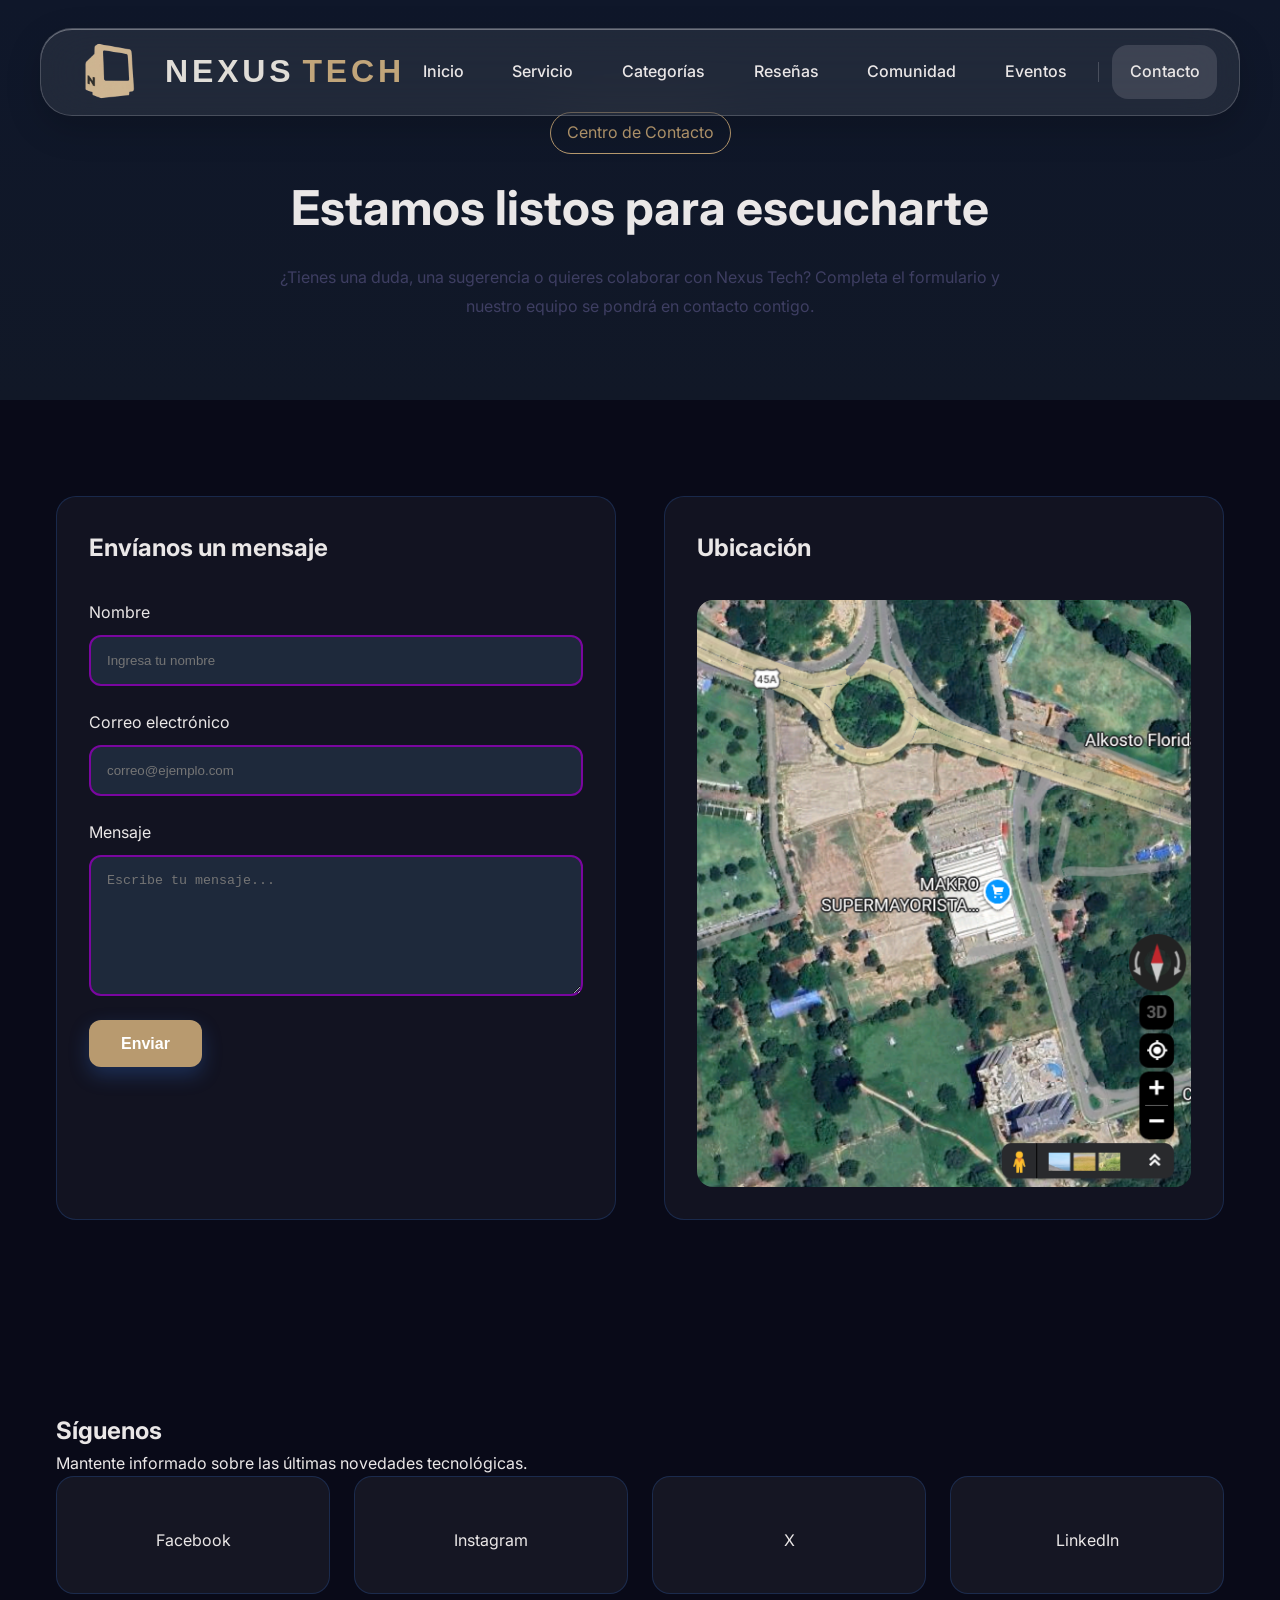
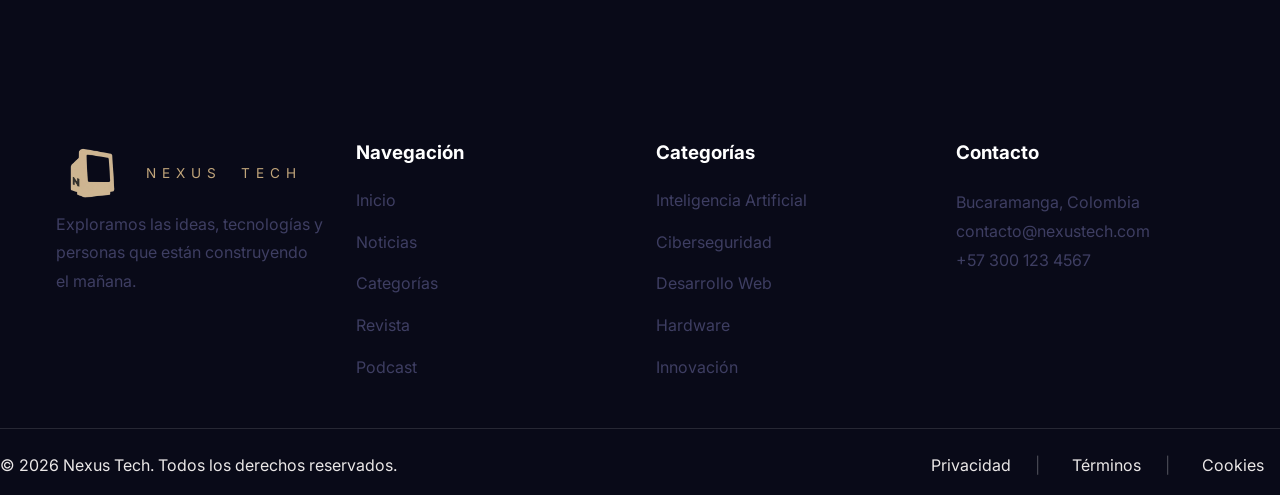
<file: pages/contacto.html>
<!DOCTYPE html>
<html lang="es">
<head>
    <meta charset="UTF-8">
    <meta name="viewport" content="width=device-width, initial-scale=1.0">
    <meta name="description" content="TechBlog - Las últimas tendencias en tecnología, desarrollo y gadgets.">
    <title>Reseñas | Inicio</title>
    
    <link rel="stylesheet" href="../css/style.css">
    <link rel="stylesheet" href="../css/layout.css">
    <link rel="stylesheet" href="../css/components.css">
    <link rel="stylesheet" href="../css/contacto.css">
    
    <link rel="preconnect" href="https://fonts.googleapis.com">
    <link rel="preconnect" href="https://fonts.gstatic.com" crossorigin>
    <link href="https://fonts.googleapis.com/css2?family=Inter:wght@400;700&display=swap" rel="stylesheet">
</head>
<body>
    <header class="main-header">
        <div class="container">
            <div class="logo">
                <a href="#" class="logo">
                    <img src="../assets/img/logo.png" alt="Nexus Tech">
                </a>
                <span class="nexus">NEXUS</span>
                <span class="tech">TECH</span>
            </div>
            
            <nav class="main-nav">
                <input type="checkbox" id="menu-toggle">
                <label for="menu-toggle" class="hamburguesa">
                    ☰
                </label>
                <ul>
                    <li><a href="/index.html" >Inicio</a></li>
                    <li><a href="/pages/landing.html">Servicio</a></li>
                    <li><a href="/pages/categorias.html">Categorías</a></li>
                    <li><a href="/pages/resenas.html">Reseñas</a></li>
                    <li><a href="/pages/comunidad.html">Comunidad</a></li>
                    <li><a href="/pages/eventos.html">Eventos</a></li>
                    <li><a href="/pages/contacto.html" class="active" class="btn-nav">Contacto</a></li>
                </ul>
            </nav>
        </div>
    </header>
    <main>
         <section class="contact-hero">
            <div class="container">

                <span class="section-tag">Centro de Contacto</span>

                <h1>Estamos listos para escucharte</h1>

                <p>
                    ¿Tienes una duda, una sugerencia o quieres colaborar con Nexus Tech?
                    Completa el formulario y nuestro equipo se pondrá en contacto contigo.
                </p>

            </div>
        </section>
         <section class="contact-section">
            <div class="container contact-grid">

                <!-- FORMULARIO -->

                <div class="contact-form">

                    <h2>Envíanos un mensaje</h2>

                    <form>

                        <div class="form-group">

                            <label for="name">Nombre</label>

                            <input
                                type="text"
                                id="name"
                                placeholder="Ingresa tu nombre"
                                required>

                        </div>

                        <div class="form-group">

                            <label for="email">Correo electrónico</label>

                            <input
                                type="email"
                                id="email"
                                placeholder="correo@ejemplo.com"
                                required>

                        </div>

                        <div class="form-group">

                            <label for="message">Mensaje</label>

                            <textarea
                                id="message"
                                rows="7"
                                placeholder="Escribe tu mensaje..."
                                required></textarea>

                        </div>

                        <button type="submit" class="btn-primary">
                            Enviar
                        </button>

                    </form>

                </div>

                <!-- MAPA -->

                <div class="contact-map">

                    <h2>Ubicación</h2>

                    <img
                        src="../assets/img/gps.png"
                        alt="Mapa de ubicación">

                </div>

            </div>
        </section>
         <section class="social-section">
            <div class="container">

                <div class="section-title">

                    <h2>Síguenos</h2>

                    <p>
                        Mantente informado sobre las últimas novedades tecnológicas.
                    </p>

                </div>

                <div class="social-grid">

                    <a href="#" class="social-card">
                        <i class="fa-brands fa-facebook-f"></i>
                        <span>Facebook</span>
                    </a>

                    <a href="#" class="social-card">
                        <i class="fa-brands fa-instagram"></i>
                        <span>Instagram</span>
                    </a>

                    <a href="#" class="social-card">
                        <i class="fa-brands fa-x-twitter"></i>
                        <span>X</span>
                    </a>

                    <a href="#" class="social-card">
                        <i class="fa-brands fa-linkedin-in"></i>
                        <span>LinkedIn</span>
                    </a>

                </div>

            </div>
        </section>
    </main>
    <footer class="main-footer">

        <div class="container footer-grid">

            <div class="footer-col">

                <div class="footer-brand">
                    <a href="#" class="logo-footer">
                        <img src="../assets/img/logo.png" alt="Nexus Tech">
                    </a>
                    <span class="nexus">NEXUS</span>
                    <span class="tech">TECH</span>
                </div>

                <p>
                    Exploramos las ideas, tecnologías y personas que
                    están construyendo el mañana.
                </p>

            </div>

            <div class="footer-col">

                <h3>Navegación</h3>

                <ul>

                    <li><a href="#">Inicio</a></li>

                    <li><a href="#">Noticias</a></li>

                    <li><a href="#">Categorías</a></li>

                    <li><a href="#">Revista</a></li>

                    <li><a href="#">Podcast</a></li>

                </ul>

            </div>

            <div class="footer-col">

                <h3>Categorías</h3>

                <ul>

                    <li><a href="#">Inteligencia Artificial</a></li>

                    <li><a href="#">Ciberseguridad</a></li>

                    <li><a href="#">Desarrollo Web</a></li>

                    <li><a href="#">Hardware</a></li>

                    <li><a href="#">Innovación</a></li>

                </ul>

            </div>

            <div class="footer-col">

                <h3>Contacto</h3>

                <p>Bucaramanga, Colombia</p>

                <p>contacto@nexustech.com</p>

                <p>+57 300 123 4567</p>

            </div>

        </div>

        <div class="copyright">

            <p>&copy; 2026 Nexus Tech. Todos los derechos reservados.</p>

            <div class="footer-links">

                <a href="#">Privacidad</a>

                <a href="#">Términos</a>

                <a href="#">Cookies</a>

            </div>

        </div>

    </footer>
</body>
</file>
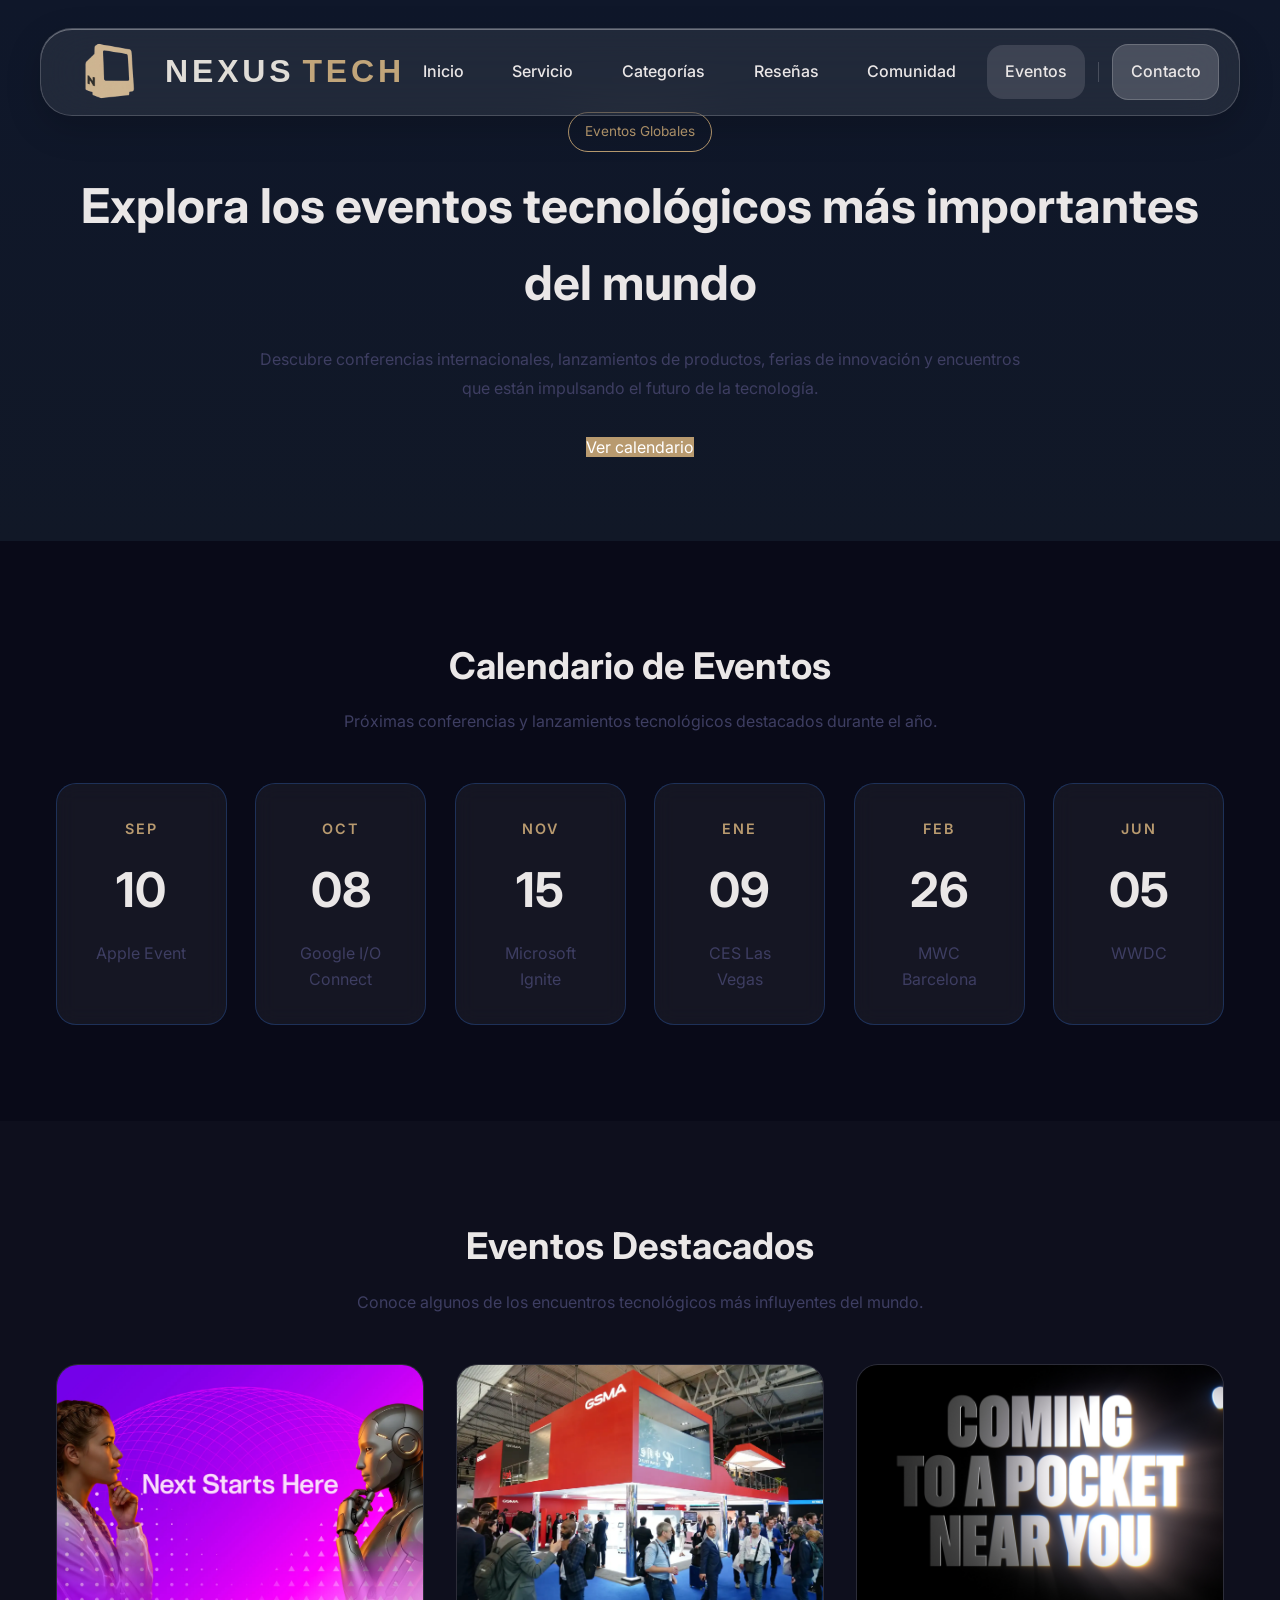
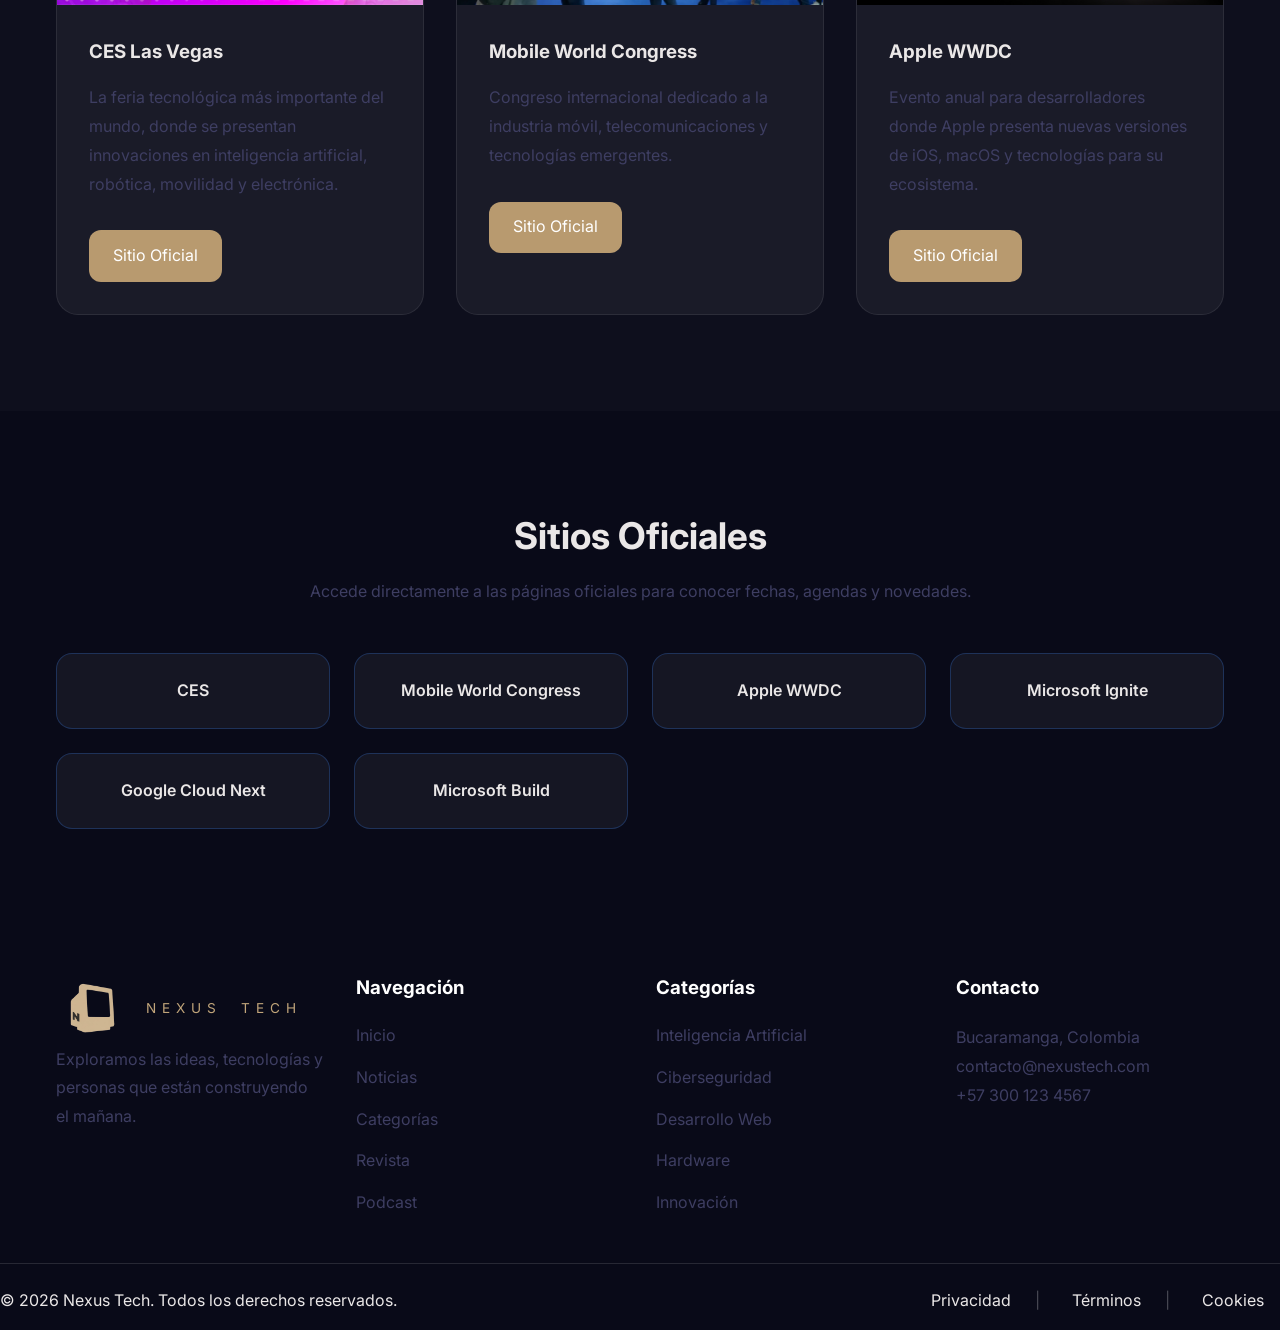
<file: pages/eventos.html>
<!DOCTYPE html>
<html lang="es">
<head>
    <meta charset="UTF-8">
    <meta name="viewport" content="width=device-width, initial-scale=1.0">
    <meta name="description" content="TechBlog - Las últimas tendencias en tecnología, desarrollo y gadgets.">
    <title>Reseñas | Inicio</title>
    
    <link rel="stylesheet" href="../css/style.css">
    <link rel="stylesheet" href="../css/layout.css">
    <link rel="stylesheet" href="../css/components.css">
    <link rel="stylesheet" href="../css/eventos.css">
    
    <link rel="preconnect" href="https://fonts.googleapis.com">
    <link rel="preconnect" href="https://fonts.gstatic.com" crossorigin>
    <link href="https://fonts.googleapis.com/css2?family=Inter:wght@400;700&display=swap" rel="stylesheet">
</head>
<body>
    <header class="main-header">
        <div class="container">
            <div class="logo">
                <a href="#" class="logo">
                    <img src="../assets/img/logo.png" alt="Nexus Tech">
                </a>
                <span class="nexus">NEXUS</span>
                <span class="tech">TECH</span>
            </div>
            
            <nav class="main-nav">
                <input type="checkbox" id="menu-toggle">
                <label for="menu-toggle" class="hamburguesa">
                    ☰
                </label>
                <ul>
                    <li><a href="/index.html">Inicio</a></li>
                    <li><a href="/pages/landing.html">Servicio</a></li>

                    <li><a href="/pages/categorias.html">Categorías</a></li>
                    <li><a href="/pages/resenas.html">Reseñas</a></li>
                    <li><a href="/pages/comunidad.html">Comunidad</a></li>
                    <li><a href="/pages/eventos.html" class="active">Eventos</a></li>
                    <li><a href="/pages/contacto.html" class="btn-nav">Contacto</a></li>
                </ul>
            </nav>
        </div>
    </header>
    <main>
        <section class="events-hero">
            <div class="container">

                <span class="section-tag">Eventos Globales</span>

                <h1>Explora los eventos tecnológicos más importantes del mundo</h1>

                <p>
                    Descubre conferencias internacionales, lanzamientos de productos,
                    ferias de innovación y encuentros que están impulsando el futuro
                    de la tecnología.
                </p>

                <a href="#calendar" class="btn-primary">
                    Ver calendario
                </a>

            </div>
        </section>
        <section id="calendar" class="calendar-section">

            <div class="container">

                <div class="section-title">
                    <h2>Calendario de Eventos</h2>

                    <p>
                        Próximas conferencias y lanzamientos tecnológicos
                        destacados durante el año.
                    </p>
                </div>

                <div class="calendar-grid">

                    <article class="calendar-card">
                        <span class="month">SEP</span>
                        <h3>10</h3>
                        <p>Apple Event</p>
                    </article>

                    <article class="calendar-card">
                        <span class="month">OCT</span>
                        <h3>08</h3>
                        <p>Google I/O Connect</p>
                    </article>

                    <article class="calendar-card">
                        <span class="month">NOV</span>
                        <h3>15</h3>
                        <p>Microsoft Ignite</p>
                    </article>

                    <article class="calendar-card">
                        <span class="month">ENE</span>
                        <h3>09</h3>
                        <p>CES Las Vegas</p>
                    </article>

                    <article class="calendar-card">
                        <span class="month">FEB</span>
                        <h3>26</h3>
                        <p>MWC Barcelona</p>
                    </article>

                    <article class="calendar-card">
                        <span class="month">JUN</span>
                        <h3>05</h3>
                        <p>WWDC</p>
                    </article>

                </div>

            </div>

        </section>
        <section class="featured-events">

            <div class="container">

                <div class="section-title">

                    <h2>Eventos Destacados</h2>

                    <p>
                        Conoce algunos de los encuentros tecnológicos
                        más influyentes del mundo.
                    </p>

                </div>

                <div class="events-grid">

                    <article class="event-card">

                        <img src="../assets/img/ces_homepagebanner_desktop.webp"
                            alt="CES Las Vegas">

                        <div class="event-content">

                            <h3>CES Las Vegas</h3>

                            <p>
                                La feria tecnológica más importante del mundo,
                                donde se presentan innovaciones en inteligencia
                                artificial, robótica, movilidad y electrónica.
                            </p>

                            <a href="https://www.ces.tech/"
                                target="_blank"
                                rel="noopener noreferrer">
                                Sitio Oficial
                            </a>

                        </div>

                    </article>

                    <article class="event-card">

                        <img src="../assets/img/mwc26_gsma_pavilion_3x2.webp"
                            alt="Mobile World Congress">

                        <div class="event-content">

                            <h3>Mobile World Congress</h3>

                            <p>
                                Congreso internacional dedicado a la industria
                                móvil, telecomunicaciones y tecnologías emergentes.
                            </p>

                            <a href="https://www.mwcbarcelona.com/"
                                target="_blank"
                                rel="noopener noreferrer">
                                Sitio Oficial
                            </a>

                        </div>

                    </article>

                    <article class="event-card">

                        <img src="../assets/img/11252_wide_900x506_2x.jpg"
                            alt="WWDC">

                        <div class="event-content">

                            <h3>Apple WWDC</h3>

                            <p>
                                Evento anual para desarrolladores donde Apple
                                presenta nuevas versiones de iOS, macOS y
                                tecnologías para su ecosistema.
                            </p>

                            <a href="https://developer.apple.com/wwdc/"
                                target="_blank"
                                rel="noopener noreferrer">
                                Sitio Oficial
                            </a>

                        </div>

                    </article>

                </div>

            </div>
        </section>
        <section class="official-links">

            <div class="container">

                <div class="section-title">

                    <h2>Sitios Oficiales</h2>

                    <p>
                        Accede directamente a las páginas oficiales para conocer
                        fechas, agendas y novedades.
                    </p>

                </div>

                <div class="links-grid">

                    <a href="https://www.ces.tech/"
                        target="_blank"
                        rel="noopener noreferrer"
                        class="official-card">
                        CES
                    </a>

                    <a href="https://www.mwcbarcelona.com/"
                        target="_blank"
                        rel="noopener noreferrer"
                        class="official-card">
                        Mobile World Congress
                    </a>

                    <a href="https://developer.apple.com/wwdc/"
                        target="_blank"
                        rel="noopener noreferrer"
                        class="official-card">
                        Apple WWDC
                    </a>

                    <a href="https://ignite.microsoft.com/"
                        target="_blank"
                        rel="noopener noreferrer"
                        class="official-card">
                        Microsoft Ignite
                    </a>

                    <a href="https://cloud.withgoogle.com/next"
                        target="_blank"
                        rel="noopener noreferrer"
                        class="official-card">
                        Google Cloud Next
                    </a>

                    <a href="https://build.microsoft.com/"
                        target="_blank"
                        rel="noopener noreferrer"
                        class="official-card">
                        Microsoft Build
                    </a>

                </div>

            </div>
        </section>
    </main>
    <footer class="main-footer">

        <div class="container footer-grid">

            <div class="footer-col">

                <div class="footer-brand">
                    <a href="#" class="logo-footer">
                        <img src="../assets/img/logo.png" alt="Nexus Tech">
                    </a>
                    <span class="nexus">NEXUS</span>
                    <span class="tech">TECH</span>
                </div>

                <p>
                    Exploramos las ideas, tecnologías y personas que
                    están construyendo el mañana.
                </p>

            </div>

            <div class="footer-col">

                <h3>Navegación</h3>

                <ul>

                    <li><a href="#">Inicio</a></li>

                    <li><a href="#">Noticias</a></li>

                    <li><a href="#">Categorías</a></li>

                    <li><a href="#">Revista</a></li>

                    <li><a href="#">Podcast</a></li>

                </ul>

            </div>

            <div class="footer-col">

                <h3>Categorías</h3>

                <ul>

                    <li><a href="#">Inteligencia Artificial</a></li>

                    <li><a href="#">Ciberseguridad</a></li>

                    <li><a href="#">Desarrollo Web</a></li>

                    <li><a href="#">Hardware</a></li>

                    <li><a href="#">Innovación</a></li>

                </ul>

            </div>

            <div class="footer-col">

                <h3>Contacto</h3>

                <p>Bucaramanga, Colombia</p>

                <p>contacto@nexustech.com</p>

                <p>+57 300 123 4567</p>

            </div>

        </div>

        <div class="copyright">

            <p>&copy; 2026 Nexus Tech. Todos los derechos reservados.</p>

            <div class="footer-links">

                <a href="#">Privacidad</a>

                <a href="#">Términos</a>

                <a href="#">Cookies</a>

            </div>

        </div>

    </footer>
</body>
</file>
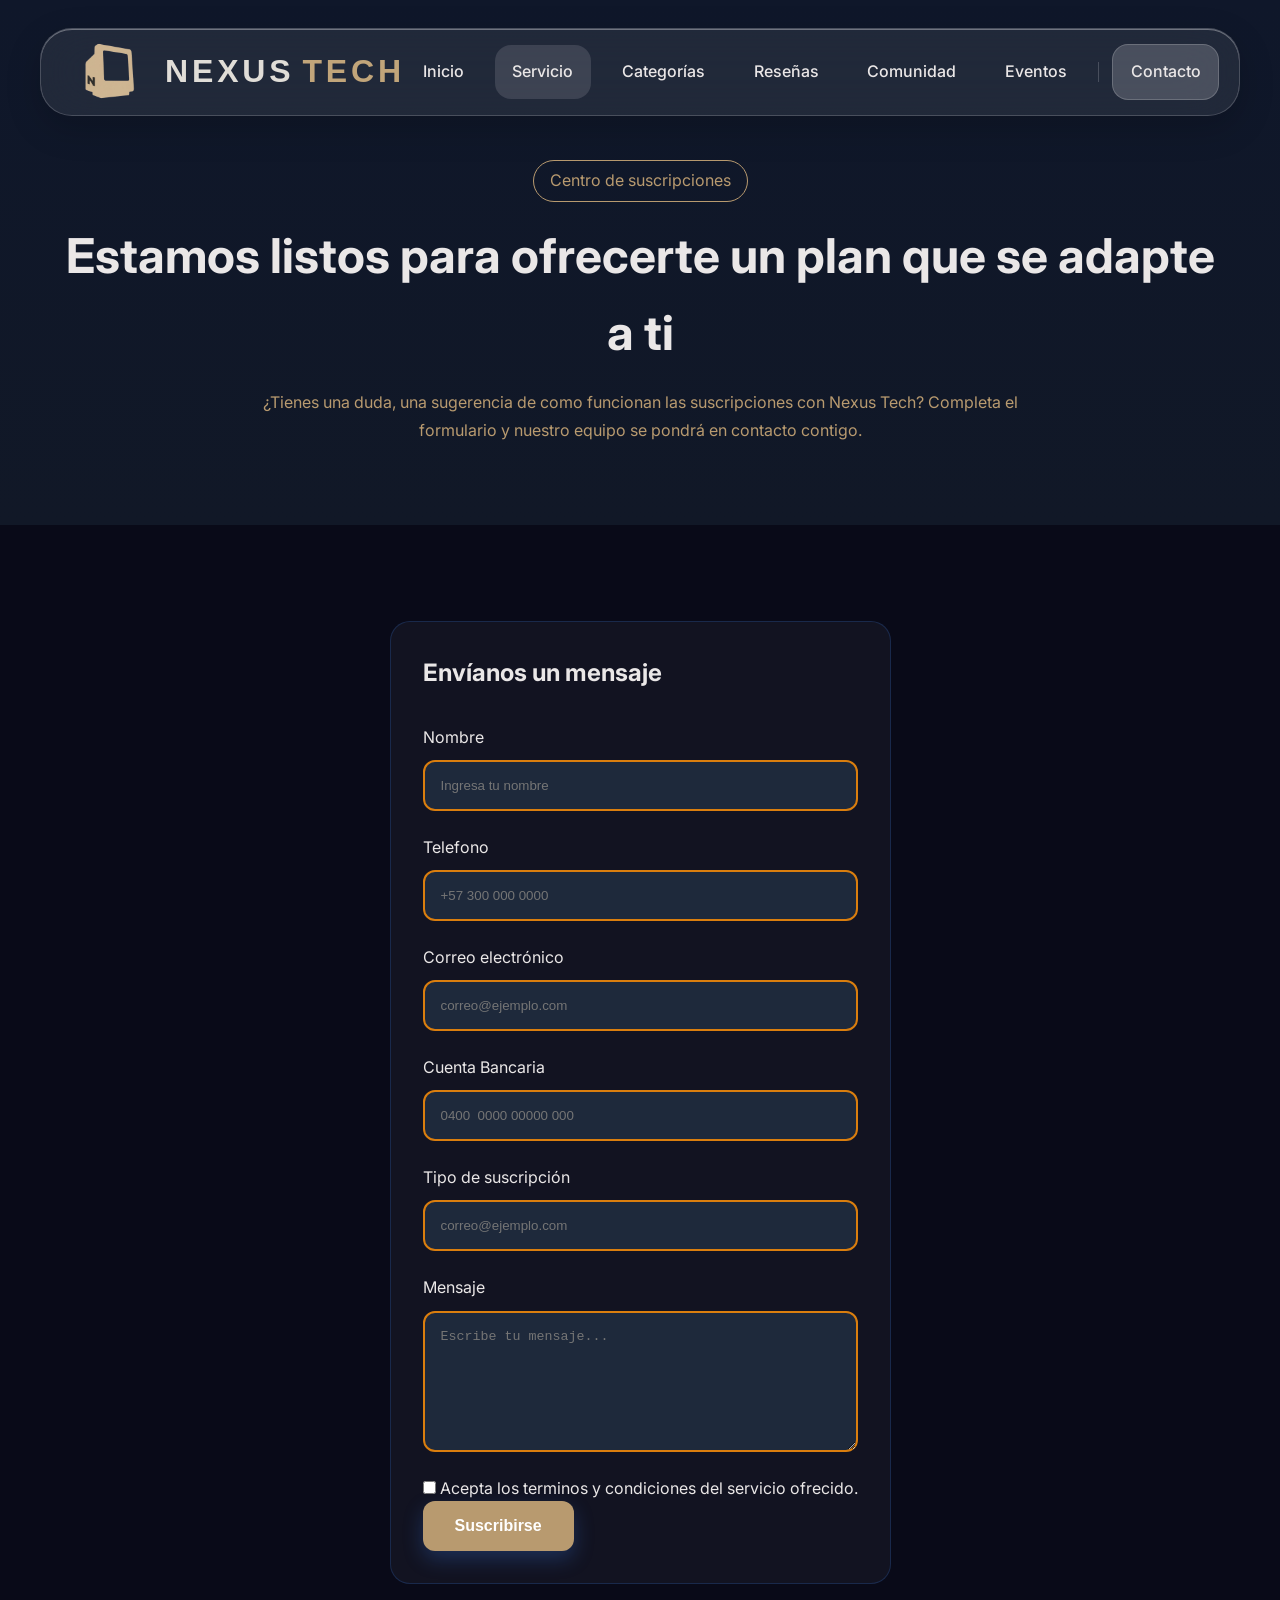
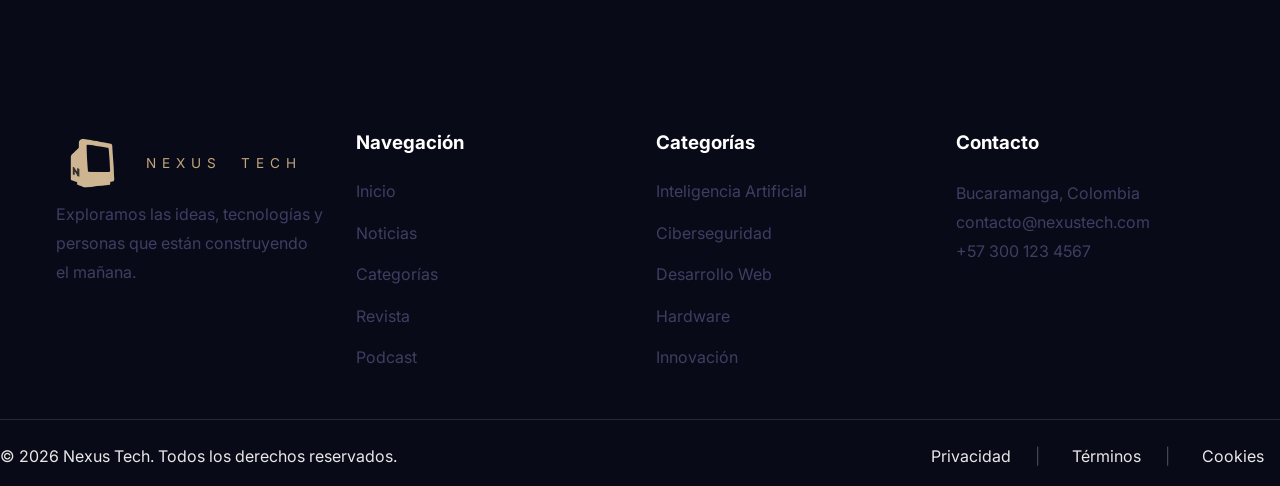
<file: pages/landing.html>
<!DOCTYPE html>
<html lang="es">
<head>
    <meta charset="UTF-8">
    <meta name="viewport" content="width=device-width, initial-scale=1.0">
    <meta name="description" content="TechBlog - Las últimas tendencias en tecnología, desarrollo y gadgets.">
    <title>TechBlog | Inicio</title>
    
    <link rel="stylesheet" href="/css/style.css">
    <link rel="stylesheet" href="/css/layout.css">
    <link rel="stylesheet" href="/css/components.css">
    <link rel="stylesheet" href="/css/landing.css">
    
    <link rel="preconnect" href="https://fonts.googleapis.com">
    <link rel="preconnect" href="https://fonts.gstatic.com" crossorigin>
    <link href="https://fonts.googleapis.com/css2?family=Inter:wght@400;700&display=swap" rel="stylesheet">
</head>
<body>

    <header class="main-header">
        <div class="container">
            <div class="logo">
                <a href="#" class="logo">
                    <img src="/assets/img/logo.png" alt="Nexus Tech">
                </a>
                <span class="nexus">NEXUS</span>
                <span class="tech">TECH</span>
            </div>

            <nav class="main-nav">
                <input type="checkbox" id="menu-toggle">
                <label for="menu-toggle" class="hamburguesa">
                    ☰
                </label>
                <ul>
                    <li><a href="/index.html">Inicio</a></li>
                    <li><a href="/pages/landing.html" class="active">Servicio</a></li>
                    <li><a href="/pages/categorias.html">Categorías</a></li>
                    <li><a href="/pages/resenas.html">Reseñas</a></li>
                    <li><a href="/pages/comunidad.html">Comunidad</a></li>
                    <li><a href="/pages/eventos.html">Eventos</a></li>
                    <li><a href="/pages/contacto.html" class="btn-nav">Contacto</a></li>
                </ul>
            </nav>
        </div>
    </header>
    <main>
        <section class="contact-hero">
            <div class="container">

                <span class="section-tag">Centro de suscripciones</span>

                <h1>Estamos listos para ofrecerte un plan que se adapte a ti</h1>

                <p>
                    ¿Tienes una duda, una sugerencia de como funcionan las suscripciones con Nexus Tech?
                    Completa el formulario y nuestro equipo se pondrá en contacto contigo.
                </p>

            </div>
        </section>
        <section class="contact-section">
            <div class="container contact-grid">

                <!-- FORMULARIO -->

                <div class="contact-form">

                    <h2>Envíanos un mensaje</h2>

                    <form>

                        <div class="form-group">

                            <label for="name">Nombre</label>

                            <input
                                type="text"
                                id="name"
                                placeholder="Ingresa tu nombre"
                                required>

                        </div>

                        <div class="form-group">

                            <label for="tel">Telefono</label>

                            <input
                                type="tel"
                                id="tel"
                                placeholder="+57 300 000 0000"
                                required>

                        </div>

                        <div class="form-group">

                            <label for="email">Correo electrónico</label>

                            <input
                                type="email"
                                id="email"
                                placeholder="correo@ejemplo.com"
                                required>

                        </div>

                        <div class="form-group">

                            <label for="email">Cuenta Bancaria</label>

                            <input
                                type="banco"
                                id="banco"
                                placeholder="0400  0000 00000 000"
                                required>

                        </div>

                        <div class="form-group">

                            <label for="suscripcion">Tipo de suscripción</label>

                            <input
                                type="suscripcion"
                                id="suscripcion"
                                placeholder="correo@ejemplo.com"
                                required>

                        </div>

                        <div class="form-group">

                            <label for="message">Mensaje</label>

                            <textarea
                                id="message"
                                rows="7"
                                placeholder="Escribe tu mensaje..."
                                required></textarea>

                        </div>
                        <div class="autorizacion">
                            <label for="autorizar" class="autorizar-option"><input type="checkbox" id="autorizar"> Acepta los terminos y condiciones del servicio ofrecido.</label>
                        </div>
                        <button type="submit" class="btn-primary">
                            Suscribirse
                        </button>

                    </form>

                </div>
            </div>
        </section>
    </main>
    <footer class="main-footer">

        <div class="container footer-grid">

            <div class="footer-col">

            <div class="footer-brand">
                <a href="#" class="logo-footer">
                    <img src="/assets/img/logo.png" alt="Nexus Tech">
                </a>
                <span class="nexus">NEXUS</span>
                <span class="tech">TECH</span>
            </div>

                <p>
                    Exploramos las ideas, tecnologías y personas que
                    están construyendo el mañana.
                </p>

            </div>

            <div class="footer-col">

                <h3>Navegación</h3>

                <ul>

                    <li><a href="#">Inicio</a></li>

                    <li><a href="#">Noticias</a></li>

                    <li><a href="#">Categorías</a></li>

                    <li><a href="#">Revista</a></li>

                    <li><a href="#">Podcast</a></li>

                </ul>

            </div>

            <div class="footer-col">

                <h3>Categorías</h3>

                <ul>

                    <li><a href="#">Inteligencia Artificial</a></li>

                    <li><a href="#">Ciberseguridad</a></li>

                    <li><a href="#">Desarrollo Web</a></li>

                    <li><a href="#">Hardware</a></li>

                    <li><a href="#">Innovación</a></li>

                </ul>

            </div>

            <div class="footer-col">

                <h3>Contacto</h3>

                <p>Bucaramanga, Colombia</p>

                <p>contacto@nexustech.com</p>

                <p>+57 300 123 4567</p>

            </div>

        </div>

        <div class="copyright">

            <p>&copy; 2026 Nexus Tech. Todos los derechos reservados.</p>

            <div class="footer-links">

                <a href="#">Privacidad</a>

                <a href="#">Términos</a>

                <a href="#">Cookies</a>

            </div>

        </div>

    </footer>
</body>
</html>
</file>
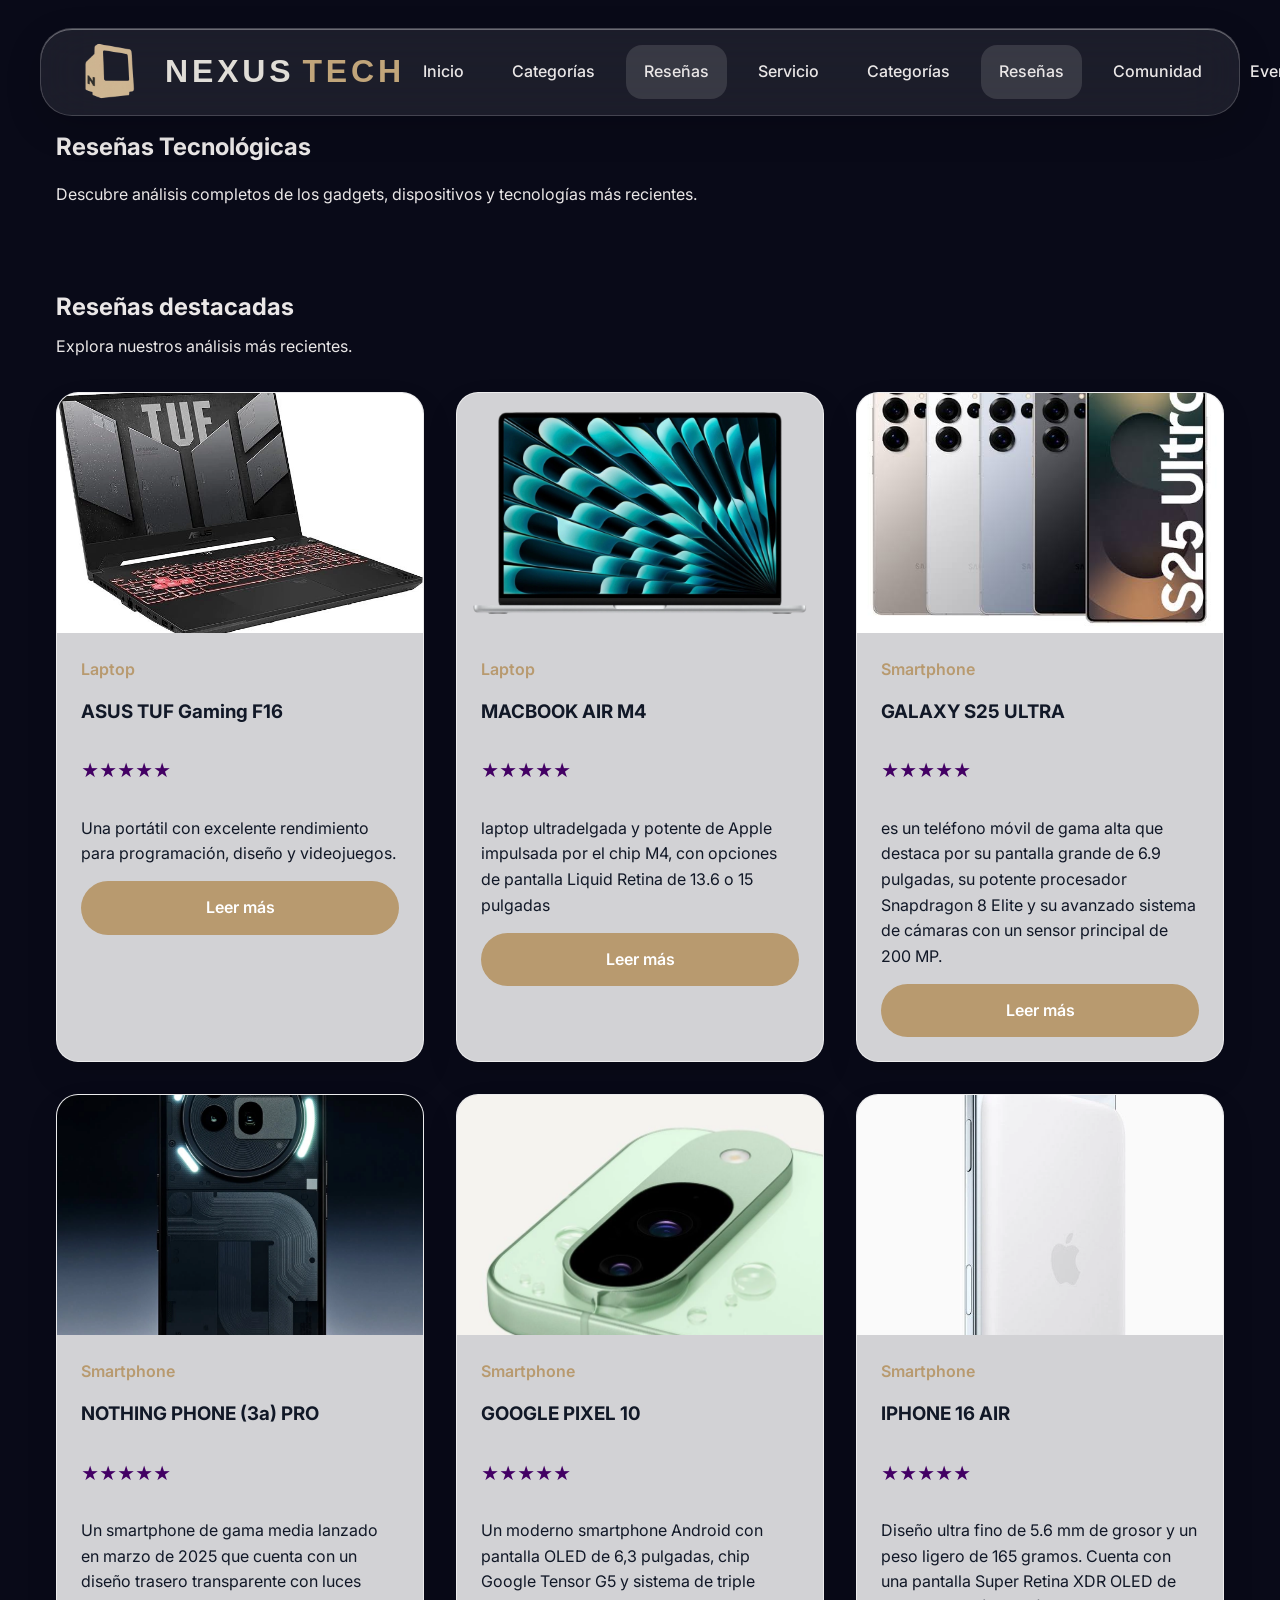
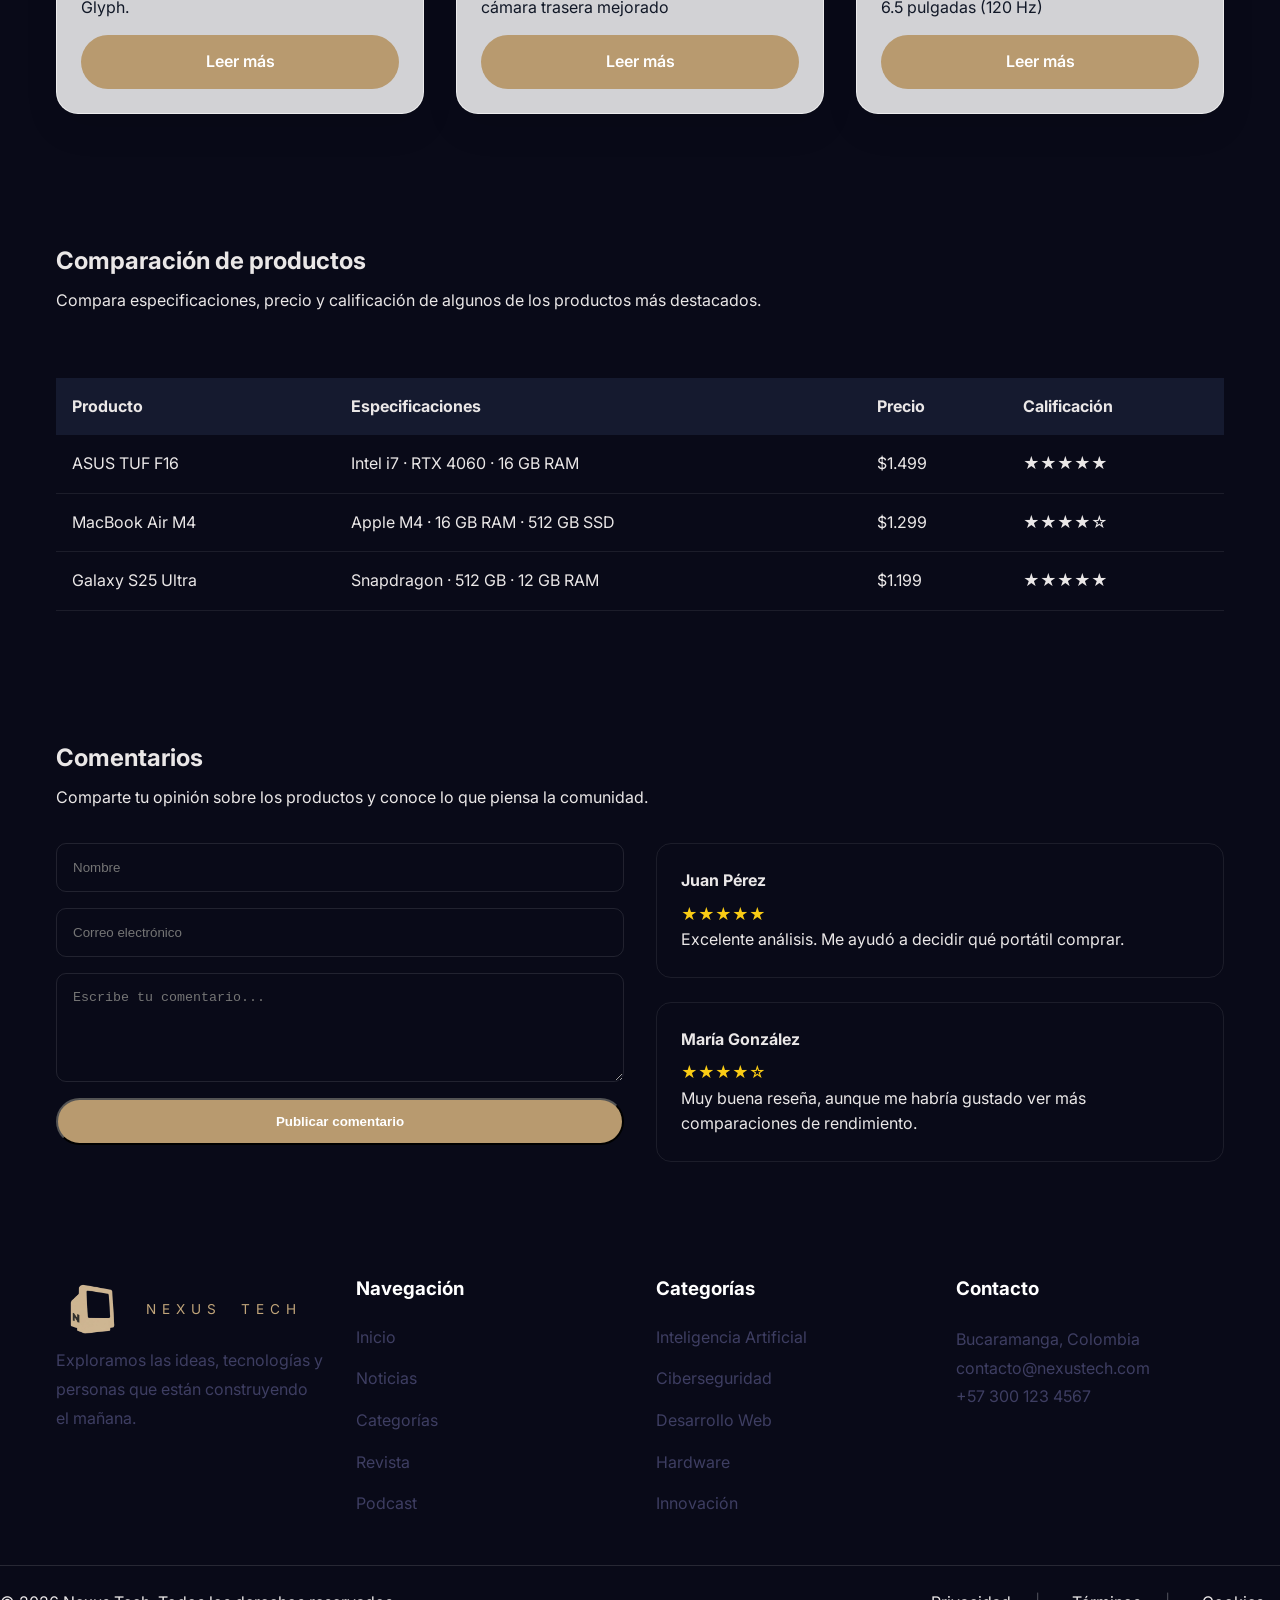
<file: pages/resenas.html>
<!DOCTYPE html>
<html lang="es">
<head>
    <meta charset="UTF-8">
    <meta name="viewport" content="width=device-width, initial-scale=1.0">
    <meta name="description" content="TechBlog - Las últimas tendencias en tecnología, desarrollo y gadgets.">
    <title>Reseñas | Inicio</title>
    
    <link rel="stylesheet" href="../css/style.css">
    <link rel="stylesheet" href="../css/layout.css">
    <link rel="stylesheet" href="../css/components.css">
    <link rel="stylesheet" href="../css/reseñas.css">
    
    <link rel="preconnect" href="https://fonts.googleapis.com">
    <link rel="preconnect" href="https://fonts.gstatic.com" crossorigin>
    <link href="https://fonts.googleapis.com/css2?family=Inter:wght@400;700&display=swap" rel="stylesheet">
</head>
<body>

    <header class="main-header">
        <div class="container">
            <div class="logo">
                <a href="#" class="logo">
                    <img src="../assets/img/logo.png" alt="Nexus Tech">
                </a>
                <span class="nexus">NEXUS</span>
                <span class="tech">TECH</span>
            </div>
            
            <nav class="main-nav">
                <input type="checkbox" id="menu-toggle">
                <label for="menu-toggle" class="hamburguesa">
                    ☰
                </label>
                <ul>
                    <li><a href="/index.html">Inicio</a></li>
                    <li><a href="/pages/categorias.html">Categorías</a></li>
                    <li><a href="pages/resenas.html" class="active">Reseñas</a></li>
                    <li><a href="/pages/landing.html">Servicio</a></li>
                    <li><a href="/pages/categorias.html">Categorías</a></li>
                    <li><a href="/pages/resenas.html" class="active">Reseñas</a></li>

                    <li><a href="/pages/comunidad.html">Comunidad</a></li>
                    <li><a href="/pages/eventos.html">Eventos</a></li>
                    <li><a href="/pages/contacto.html" class="btn-nav">Contacto</a></li>
                </ul>
            </nav>
        </div>
    </header>
    <main>
        <section class="reviews-hero">

            <div class="container">

                <h1>Reseñas Tecnológicas</h1>

                <p>
                    Descubre análisis completos de los gadgets,
                    dispositivos y tecnologías más recientes.
                </p>

            </div>

        </section>

        <section class="featured-reviews">

            <div class="container">

                <div class="section-title">

                    <h2>Reseñas destacadas</h2>

                    <p>
                        Explora nuestros análisis más recientes.
                    </p>

                </div>

                <div class="reviews-grid">
                    <article class="card">

                        <img
                            src="../assets/img/tuf f16.webp"
                            alt="Laptop"
                            class="card__image">

                        <div class="card__content">

                            <span class="card__category">
                                Laptop
                            </span>

                            <h3 class="card__title">
                                ASUS TUF Gaming F16
                            </h3>

                            <div class="review-stars">
                                ★★★★★
                            </div>

                            <p class="card__description">
                                Una portátil con excelente rendimiento para
                                programación, diseño y videojuegos.
                            </p>

                            <a href="#" class="btn btn-primary">
                                Leer más
                            </a>

                        </div>

                    </article>
                    <article class="card">

                        <img
                            src="../assets/img/macbookairM4.webp"
                            alt="Laptop"
                            class="card__image">

                        <div class="card__content">

                            <span class="card__category">
                                Laptop
                            </span>

                            <h3 class="card__title">
                                MACBOOK AIR M4
                            </h3>

                            <div class="review-stars">
                                ★★★★★
                            </div>

                            <p class="card__description">
                                laptop ultradelgada y potente de Apple impulsada por el chip M4, con opciones de pantalla Liquid Retina de 13.6 o 15 pulgadas
                            </p>

                            <a href="#" class="btn btn-primary">
                                Leer más
                            </a>

                        </div>

                    </article>
                    <article class="card">

                        <img
                            src="../assets/img/s25ultra.jpg"
                            alt="Laptop"
                            class="card__image">

                        <div class="card__content">

                            <span class="card__category">
                                Smartphone
                            </span>

                            <h3 class="card__title">
                                GALAXY S25 ULTRA
                            </h3>

                            <div class="review-stars">
                                ★★★★★
                            </div>

                            <p class="card__description">
                                es un teléfono móvil de gama alta que destaca por su pantalla grande de 6.9 pulgadas, su potente procesador Snapdragon 8 Elite y su avanzado sistema de cámaras con un sensor principal de 200 MP.
                            </p>

                            <a href="#" class="btn btn-primary">
                                Leer más
                            </a>

                        </div>

                    </article>
                    <article class="card">

                        <img
                            src="../assets/img/nothing3aapro.webp"
                            alt="smartphone"
                            class="card__image">

                        <div class="card__content">

                            <span class="card__category">
                                Smartphone
                            </span>

                            <h3 class="card__title">
                                NOTHING PHONE (3a) PRO
                            </h3>

                            <div class="review-stars">
                                ★★★★★
                            </div>

                            <p class="card__description">
                                Un smartphone de gama media lanzado en marzo de 2025 que cuenta con un diseño trasero transparente con luces Glyph.
                            </p>

                            <a href="#" class="btn btn-primary">
                                Leer más
                            </a>

                        </div>

                    </article>
                    <article class="card">

                        <img
                            src="../assets/img/google9a.webp"
                            alt="smartphone"
                            class="card__image">

                        <div class="card__content">

                            <span class="card__category">
                                Smartphone
                            </span>

                            <h3 class="card__title">
                                GOOGLE PIXEL 10
                            </h3>

                            <div class="review-stars">
                                ★★★★★
                            </div>

                            <p class="card__description">
                                Un moderno smartphone Android con pantalla OLED de 6,3 pulgadas, chip Google Tensor G5 y sistema de triple cámara trasera mejorado
                            </p>

                            <a href="#" class="btn btn-primary">
                                Leer más
                            </a>

                        </div>

                    </article>
                    <article class="card">

                        <img
                            src="../assets/img/iphoneair.webp"
                            alt="Laptop"
                            class="card__image">

                        <div class="card__content">

                            <span class="card__category">
                                Smartphone
                            </span>

                            <h3 class="card__title">
                                IPHONE 16 AIR
                            </h3>

                            <div class="review-stars">
                                ★★★★★
                            </div>

                            <p class="card__description">
                                Diseño ultra fino de 5.6 mm de grosor y un peso ligero de 165 gramos. Cuenta con una pantalla Super Retina XDR OLED de 6.5 pulgadas (120 Hz)
                            </p>

                            <a href="#" class="btn btn-primary">
                                Leer más
                            </a>

                        </div>

                    </article>
                </div>
            </div>
        </section>
        <section class="comparison">

            <div class="container">

                <div class="section-title">

                    <h2>Comparación de productos</h2>

                    <p>
                        Compara especificaciones, precio y calificación de algunos de los productos más destacados.
                    </p>

                </div>

                <div class="table-container">

                    <table>

                        <thead>

                            <tr>

                                <th>Producto</th>

                                <th>Especificaciones</th>

                                <th>Precio</th>

                                <th>Calificación</th>

                            </tr>

                        </thead>

                        <tbody>

                            <tr>

                                <td>ASUS TUF F16</td>

                                <td>Intel i7 · RTX 4060 · 16 GB RAM</td>

                                <td>$1.499</td>

                                <td>★★★★★</td>

                            </tr>

                            <tr>

                                <td>MacBook Air M4</td>

                                <td>Apple M4 · 16 GB RAM · 512 GB SSD</td>

                                <td>$1.299</td>

                                <td>★★★★☆</td>

                            </tr>

                            <tr>

                                <td>Galaxy S25 Ultra</td>

                                <td>Snapdragon · 512 GB · 12 GB RAM</td>

                                <td>$1.199</td>

                                <td>★★★★★</td>

                            </tr>
                        </tbody>
                    </table>
                </div>
            </div>
        </section>
        <section class="comments">

            <div class="container">

                <div class="section-title">

                    <h2>Comentarios</h2>

                    <p>
                        Comparte tu opinión sobre los productos y conoce lo que piensa la comunidad.
                    </p>

                </div>

                <div class="comments-layout">

                    <!-- Formulario (solo visual) -->
                    <form class="comment-form">

                        <input
                            type="text"
                            placeholder="Nombre">

                        <input
                            type="email"
                            placeholder="Correo electrónico">

                        <textarea
                            rows="5"
                            placeholder="Escribe tu comentario..."></textarea>

                        <button
                            type="button"
                            class="btn btn-primary">
                            Publicar comentario
                        </button>

                    </form>

                    <div class="comments-list">

                        <article class="comment">

                            <h4>Juan Pérez</h4>

                            <span>★★★★★</span>

                            <p>
                                Excelente análisis. Me ayudó a decidir qué portátil comprar.
                            </p>

                        </article>

                        <article class="comment">

                            <h4>María González</h4>

                            <span>★★★★☆</span>

                            <p>
                                Muy buena reseña, aunque me habría gustado ver más comparaciones de rendimiento.
                            </p>

                        </article>

                    </div>

                </div>

            </div>
        </section>    
    </main>
    <footer class="main-footer">

        <div class="container footer-grid">

            <div class="footer-col">

                <div class="footer-brand">
                    <a href="#" class="logo-footer">
                        <img src="../assets/img/logo.png" alt="Nexus Tech">
                    </a>
                    <span class="nexus">NEXUS</span>
                    <span class="tech">TECH</span>
                </div>

                <p>
                    Exploramos las ideas, tecnologías y personas que
                    están construyendo el mañana.
                </p>

            </div>

            <div class="footer-col">

                <h3>Navegación</h3>

                <ul>

                    <li><a href="#">Inicio</a></li>

                    <li><a href="#">Noticias</a></li>

                    <li><a href="#">Categorías</a></li>

                    <li><a href="#">Revista</a></li>

                    <li><a href="#">Podcast</a></li>

                </ul>

            </div>

            <div class="footer-col">

                <h3>Categorías</h3>

                <ul>

                    <li><a href="#">Inteligencia Artificial</a></li>

                    <li><a href="#">Ciberseguridad</a></li>

                    <li><a href="#">Desarrollo Web</a></li>

                    <li><a href="#">Hardware</a></li>

                    <li><a href="#">Innovación</a></li>

                </ul>

            </div>

            <div class="footer-col">

                <h3>Contacto</h3>

                <p>Bucaramanga, Colombia</p>

                <p>contacto@nexustech.com</p>

                <p>+57 300 123 4567</p>

            </div>

        </div>

        <div class="copyright">

            <p>&copy; 2026 Nexus Tech. Todos los derechos reservados.</p>

            <div class="footer-links">

                <a href="#">Privacidad</a>

                <a href="#">Términos</a>

                <a href="#">Cookies</a>

            </div>

        </div>

    </footer>
</body>
</file>
<file: css/style.css>
/* =========================================
   1. VARIABLES
   El estudiante DEBE usar estas variables.
   ========================================= */
:root {

    /* Paleta principal */

    --color-bg-primary:#090A18;
    --color-bg-secondary:#151A2F;
    --color-bg-light:#F8FAFC;
    --color-bg-footer:#120A24;

    /* Colores de acento */

    --color-accent:#B89A6F;
    --color-accent-hover:#C1A57A;
    --color-accent-secondary:#A98B66;

    /* Texto */

    --color-text-main:#eae7e7;
    --color-text-dark:#111827;
    --color-text-muted:#3e3e62;

    /* Bordes */

    --color-border:#E5E7EB;

    /* Tipografía */

    --font-main:'Inter',sans-serif;

    /* Espaciados */

    --spacing-sm:.5rem;
    --spacing-md:1rem;
    --spacing-lg:2rem;
    --spacing-xl:5rem;

    /* Contenedor */

    --container-width:1200px;

    /* Bordes */

    --radius:18px;

    /* Sombras */

    --shadow:
    0 15px 35px rgba(0,0,0,.18);

    --shadow-hover:
    0 20px 45px rgba(139,92,246,.25);

}

/* =========================================
   2. RESET CSS BÁSICO
   ========================================= */
* {
    margin: 0;
    padding: 0;
    box-sizing: border-box; /* Vital para el cálculo de anchos */
}
html{

    scroll-behavior:smooth;

}

body {
    font-family: var(--font-main);
    background-color: var(--color-bg-primary);
    color: var(--color-text-main);
    line-height: 1.6;
    overflow-x:hidden;
}

a {
    text-decoration: none;
    color: inherit;
    transition: color 0.3s ease;
}

ul {
    list-style: none;
}

img {
    max-width: 100%;
    display: block;
    height: auto;
}
.hero{
    background:linear-gradient(
        180deg,
        var(--color-bg-primary),
        var(--color-bg-secondary)
    );
}
/* =========================================
   3. UTILIDADES
   ========================================= */
.container {
    max-width: var(--container-width);
    margin: 0 auto;
    padding: 0 var(--spacing-md);
}
.section{

    padding:var(--spacing-xl) 0;

}
/* NOTA:
   - Usa 'layout.css' para grillas (Grid/Flex) de las secciones.
   - Usa 'components.css' para botones, tarjetas y formularios.
   - Recuerda: MOBILE FIRST. Escribe el CSS base para celular aquí
     y usa @media (min-width: 768px) para tablets/escritorio.
*/
</file>
<file: css/layout.css>
/* ===========================
   HEADER
=========================== */

.main-header{
    position: fixed;
    top: max(28px, env(safe-area-inset-top) + 12px);
    left: 0;
    width: 100%;
    z-index: 1000;
    pointer-events: none;
}

.main-header .container{
    width: min(1700px,95%);
    margin: 0 auto;
    height: 88px;

    display:flex;
    justify-content:space-between;
    align-items:center;

    padding:0 28px;

    border-radius:32px;

    background:rgba(255,255,255,.08);
    border:1px solid rgba(255,255,255,.18);

    backdrop-filter:blur(28px);
    -webkit-backdrop-filter:blur(28px);

    box-shadow:
        0 12px 35px rgba(0,0,0,.18),
        inset 0 1px rgba(255,255,255,.35);

    pointer-events:auto;
}

/* ===========================
   LOGO
=========================== */

.logo{
    display:flex;
    align-items:center;
    gap:16px;
    text-decoration:none;
    flex-shrink:0;
}

.logo img{
    width:80px;
    height:auto;
    display:block;
}

.logo .nexus,
.logo .tech{
    font-family:"Space Grotesk",sans-serif;
    font-size:2rem;
    font-weight:700;
    letter-spacing:.12em;
    text-transform:uppercase;
    white-space:nowrap;
}

.logo .nexus{
    color:#E0DDD7;
}

.logo .tech{
    color:#C1A57A;
    margin-left:-8px;
}

/* ===========================
   MENU
=========================== */

.main-nav{
    margin-left:auto;
    display:flex;
    align-items:center;
    justify-content:flex-end;
}

.main-nav ul{
    display:flex;
    align-items:center;
    gap:clamp(4px, 1vw, 14px);
    list-style:none;
}

.main-nav a{
    display:block;
    padding:14px clamp(12px, 1.4vw, 20px);
    border-radius:16px;
    text-decoration:none;
    color:#fff;
    font-weight:500;
    transition:.35s;
    white-space:nowrap;
}

.main-nav a:hover{
    background:rgba(255,255,255,.08);
}

.main-nav a.active{
    background:rgba(255,255,255,.12);
}

.btn-nav{
    background:rgba(255,255,255,.18)!important;
    border:1px solid rgba(255,255,255,.18);
}

.main-nav ul li:nth-last-child(2){
    position:relative;
    margin-right:14px;
}

.main-nav ul li:nth-last-child(2)::after{
    content:"";
    position:absolute;
    right:-14px;
    top:50%;
    transform:translateY(-50%);
    width:1px;
    height:20px;
    background:rgba(255,255,255,.18);
}

/* ===========================
   HAMBURGUESA
=========================== */

#menu-toggle{
    display:none;
}

.hamburguesa{
    display:none;
    color:#fff;
    font-size:2rem;
    cursor:pointer;
}

/* ===========================
   RESPONSIVE
=========================== */

@media (max-width:1200px){

    .hamburguesa{
        display:block;
    }

    .main-nav ul{
        display:none;
        position:absolute;
        top:105px;
        right:20px;

        flex-direction:column;
        align-items:flex-start;
        gap:0;

        width:260px;

        padding:18px;

        border-radius:20px;

        background:rgba(30,30,30,.95);

        backdrop-filter:blur(20px);
    }

    .main-nav ul li{
        width:100%;
    }

    .main-nav ul a{
        width:100%;
    }

    #menu-toggle:checked ~ ul{
        display:flex;
    }

}
/* ===========================
   HERO
=========================== */

.hero{
    position: relative;
    min-height: 100vh;
    padding-top: 140px;
    display:flex;
    justify-content:center;
    align-items:center;
    overflow:hidden;

    isolation:isolate;   
}

.hero-bg{
    position:absolute;
    inset:0;
    z-index:0;
}
.hero-bg video{

    width:100%;
    height:100%;

    object-fit:cover;

}

.hero-bg-overlay{

    position:absolute;
    inset:0;
    z-index:1;
    background:
    linear-gradient(
    rgba(8,12,20,.55),
    rgba(8,12,20,.75)
    );

}
.device-body{

    width:min(1500px,92%);

    height:520px;

    border-radius:42px;

    padding:3rem 4rem;

    background:rgba(255,255,255,.07);

    backdrop-filter:blur(28px);
    -webkit-backdrop-filter:blur(28px);

    border:1px solid rgba(255,255,255,.15);

    box-shadow:
        inset 0 1px rgba(255,255,255,.30),
        0 25px 60px rgba(0,0,0,.35);

}
.screen-content{

    width:100%;

    height:100%;

    display:grid;

    grid-template-columns:48% 52%;

    align-items:center;

    gap:2rem;

}
.hero-text{

    max-width:650px;

}
.hero-visual{

    width:100%;

    display:flex;

    justify-content:center;

    align-items:center;

}
.hero-visual img{

    width:100%;

    max-width:560px;

    max-height:500px;

    object-fit:contain;

    transform:translateY(-10px);

}

.screen-content h1{

    font-size:5rem;

    line-height:1;

    margin:20px 0;

}

.screen-content p{

    font-size:1.15rem;

    margin-bottom:2rem;

}
/* ===========================
   ARTICULOS
=========================== */

.featured-articles{

    padding:6rem 0;
    position:relative;

    background:
    linear-gradient(
        rgba(15, 14, 14, 0.88),
        rgba(21, 20, 20, 0.88)
    ),
    url("../assets/img/panel2.webp") !important;

    background-size:320px;
    background-repeat:repeat;
    background-position:center;

}

.grid-gallery{

    display:grid;

    grid-template-columns:1fr;

    gap:2.5rem;

}

@media (min-width:768px){               /*tablet*/

    .grid-gallery{

        grid-template-columns:

        repeat(2,1fr);

    }

}

@media(min-width:1200px){              /*pc*/

    .grid-gallery{

        grid-template-columns:

        repeat(3,1fr);

    }

}

/* ===========================
   FOOTER
=========================== */

.footer-grid{

    display:grid;

    grid-template-columns:1fr;

    gap:2rem;

}

@media (min-width:768px){                     /* Tablet */

    .footer-grid{

        grid-template-columns: repeat(2,1fr);

    }

}

@media (min-width:1200px){                 /* Pc */  

    .footer-grid{

        grid-template-columns: repeat(4,1fr);

    }

}
.footer-brand{
    display:flex;
    align-items:center;
    gap:18px;
}

.footer-brand img{
    width:72px;
}

.footer-brand h3{
    color:#E6E0D7;
    font-size:1.8rem;
    letter-spacing:.15em;
}

.footer-brand span{
    color:#C1A57A;
    letter-spacing:.45em;
    font-size:.85rem;
}
</file>
<file: css/components.css>
/*==================================
            HEADER
==================================*/


.logo a{

    font-size:1.8rem;

    font-weight:700;

}

.logo strong{

    color:var(--color-accent);

}

.main-nav a{

    font-weight:500;

    color:var(--color-text-main);

    position:relative;

    transition:.35s;

}

.main-nav a::after{

    content:"";

    position:absolute;

    left:0;

    bottom:-6px;

    width:0;

    height:2px;

    background:var(--color-accent);

    transition:.35s;

}

.main-nav a:hover::after{

    width:100%;

}

.main-nav a:hover{

    color:var(--color-accent);

}

/*==================================
            HERO
==================================*/

.hero{

    position:relative;

    overflow:hidden;

    min-height:100vh;

    display:flex;

    align-items:center;

    background-color: #1F1D3A;

}


.hero::before{

    content:"";

    position:absolute;

    inset:0;

    background:
    radial-gradient(
        circle,
        rgba(91,140,255,.10),
        transparent 70%
    );

    z-index:0;

}

.hero-content{

    position:relative;

    z-index:2;

}

.hero-image{

    position:relative;

    z-index:2;

}

.hero h1{

    font-size:clamp(2.5rem,6vw,5rem);

    line-height:1.1;

}

.hero p{

    color:var(--color-accent);

    font-size:1.1rem;

    max-width:600px;

}


.btn{

    display:inline-flex;

    justify-content:center;

    align-items:center;

    padding:14px 30px;

    border-radius:999px;

    font-weight:600;

    transition:.35s;

}

.btn-primary{

    background:var(--color-accent);

    color:white;

}
.btn-primary:hover{

    background:var(--color-accent-hover);

    transform:translateY(-3px);

}

/*==================================
            FEATURED
==================================*/



.featured-articles{

    width:100%;

    background:var(--color-bg-light);
    color: var(--color-text-dark);
    padding:6rem 0;

}


.container{

    max-width:1200px;

    margin:auto;

    padding:0 1rem;

}

.card__title{

    color: var(--color-text-dark);

    font-weight:700;

}

.card__description{

    color: var(--color-text-dark);

}

.card__info{

    color:#c9804d;

}

.card__category{

    color:var(--color-accent);

    font-weight:600;

}

/*==================================
            FOOTER
==================================*/

.main-footer{

    background: var(--color-bg-primary);

    color: var(--color-text-main);

    padding: 3rem 0 1rem;

}

.footer-col h3{

    margin-bottom:1.3rem;

    color:white;

}
.footer-col p{

    color:var(--color-text-muted);

    line-height:1.8;

}

.footer-col ul{

    display:flex;

    flex-direction:column;

    gap:1rem;

}

.footer-col a{

    color:var(--color-text-muted);

    transition:.3s;

}

.footer-col a:hover{

    color:var(--color-accent);

    padding-left:6px;

}

.copyright{

    margin-top:3rem;

    padding-top:1.5rem;

    border-top:1px solid rgba(255,255,255,.12);

    display:flex;

    justify-content:space-between;

    align-items:center;

    flex-wrap:wrap;

    gap:1rem;

}

@media(max-width:767px){

.copyright{

    flex-direction:column;

    text-align:center;

}

}

.footer-links{

    display:flex;

    gap:2rem;

    padding-right: 1rem;

}

.footer-links a:not(:last-child)::after{

    content:"|";

    margin-left:1.5rem;

    color:rgba(255,255,255,.25);

}
/*==================================
            CARD
==================================*/
.card{

    position:relative;

    overflow:hidden;

    border-radius:22px;

    background:rgba(255,255,255,.82);

    border:1px solid rgba(255,255,255,.6);

    box-shadow:0 15px 35px rgba(0,0,0,.08);

    overflow:hidden;

    transition:
            transform .35s ease,
            box-shadow .35s ease,
            border-color .35s ease;

}

.card:hover{

    transform:translateY(-8px);

    box-shadow:0 18px 40px rgba(15,23,42,.12);

    border-color:var(--color-accent);

}

.card__image{

    width:100%;

    height:240px;

    object-fit:cover;

    display:block;

}

.card__content{

    display:flex;

    flex-direction:column;

    flex:1;

    padding:1.5rem;

    gap:.9rem;

}
</file>
<file: css/categorias.css>
/*==================================
            PAGINA
==================================*/

.categories-page{
    padding: 7rem 0 3rem;
}

/*==================================
            HEADER
==================================*/

.page-header{
    margin-bottom: 3rem;
}

.page-header h1{
    margin-bottom: .75rem;
}

.page-header p{
    max-width: 650px;
}

/*==================================
        LAYOUT PRINCIPAL
==================================*/

.categories-layout{
    display: flex;
    gap: 2rem;
    align-items: flex-start;
}

/*==================================
            SIDEBAR
==================================*/

.filters{
    width: 240px;
    flex-shrink: 0;

    position: sticky;
    top: 110px;

    padding:2rem;
    border-radius:20px;

    background: var(--color-bg-secondary);
    border: 1px solid rgba(255,255,255,.08);
}

.filter-group{
    margin-bottom: 2rem;
}

.filter-group:last-child{
    margin-bottom: 0;
}

.filter-group h3{
    margin-bottom: 1rem;
}

.filter-list{
    list-style: none;
}

.filter-list li{
    margin-bottom: .8rem;
}

.filter-option{
    cursor: pointer;
}

/*==================================
            ARTICULOS
==================================*/

.articles{
    flex: 1;
}

.articles-header{
    margin-bottom: 2rem;
}

.articles-header h2{
    margin-bottom: .5rem;
}
/*==================================
                CARD
==================================*/

.card{
    
    height: 640px;
    
}

.card__image{
    width:100%;
    height: 180px;
    object-fit:cover;
}

.card__info{
    display:flex;
    gap:.5rem;
    flex-wrap:wrap;
    align-items:center;
}

.card__content{
    padding:1.3rem;
} 



/*==================================
            PAGINACIÓN
==================================*/

.pagination{
    display:flex;
    justify-content:center;
    align-items:center;
    gap:1rem;

    margin-top:3rem;
}

.pagination a{
    text-decoration:none;
    padding:.75rem 1rem;
    border-radius:10px;
}

.pagination .active{
    font-weight:bold;
}

/*==================================
            GRID
==================================*/

.articles-grid{
    display: grid;
    grid-template-columns: repeat(3,1fr);
    gap: 2rem;
}

/*==================================
             RESPONSIVE
==================================*/


/*====TABLET====*/

@media(max-width:1024px){

    .articles-grid{
        grid-template-columns:repeat(2,1fr);
    }

}

/*====MOVIL====*/

@media(max-width:768px){

    .categories-layout{
        flex-direction:column;
    }

    .filters{
        width:100%;
        position:static;
    }

    .articles-grid{
        grid-template-columns:1fr;
    }

}
</file>
<file: css/comunidad.css>
/* ===========================
   HERO COMUNIDAD
=========================== */

.community-hero{
    padding: 7rem 0 5rem;
    text-align: center;
    background:
        linear-gradient(rgba(15,23,42,.85), rgba(15,23,42,.95)),
        
    linear-gradient(135deg,#0f172a,#1e293b);
}

.community-hero .section-tag{
    display:inline-block;
    padding:.45rem 1rem;
    border:1px solid var(--color-accent);
    border-radius:999px;
    color:var(--color-accent);
    font-size:.85rem;
    margin-bottom:1rem;
}

.community-hero h1{
    font-size:3rem;
    color:var(--color-text-main);
    margin-bottom:1.5rem;
}

.community-hero p{
    max-width:750px;
    margin:0 auto 2rem;
    color:var(--color-text-muted);
    line-height:1.8;
}

/* ===========================
   TITULOS
=========================== */

.section-title{
    text-align:center;
    margin-bottom:3rem;
}

.section-title h2{
    font-size:2.2rem;
    color:var(--color-text-main);
    margin-bottom:.8rem;
}

.section-title p{
    max-width:700px;
    margin:auto;
    color:var(--color-text-muted);
    line-height:1.7;
}

/* ===========================
   FORO
=========================== */

.forum-section{
    padding:6rem 0;
}

.forum-grid{
    display:grid;
    grid-template-columns:repeat(auto-fit,minmax(320px,1fr));
    gap:2rem;
}

.forum-card{
    background:rgba(255,255,255,.04);
    border:1px solid rgba(59,130,246,.25);
    border-radius:20px;
    padding:2rem;
    backdrop-filter:blur(10px);
    transition:.35s;
}

.forum-card:hover{
    transform:translateY(-8px);
    border-color:var(--color-accent);
    box-shadow:0 15px 35px rgba(0,0,0,.35);
}

.forum-category{
    display:inline-block;
    background:var(--color-accent);
    color:#fff;
    padding:.35rem .8rem;
    border-radius:999px;
    font-size:.8rem;
    margin-bottom:1rem;
}

.forum-card h3{
    color:var(--color-text-main);
    margin-bottom:1rem;
}

.forum-card p{
    color:var(--color-text-muted);
    line-height:1.7;
}

.forum-info{
    display:flex;
    justify-content:space-between;
    margin-top:2rem;
    font-size:.9rem;
    color:var(--color-accent);
}

/* ===========================
   TENDENCIAS
=========================== */

.trends-section{
    padding:6rem 0;
    background:rgba(255,255,255,.02);
}

.trends-list{
    display:flex;
    flex-direction:column;
    gap:1.5rem;
}

.trend-item{
    display:flex;
    align-items:center;
    gap:1.5rem;
    background:rgba(255,255,255,.04);
    border-left:5px solid var(--color-accent);
    padding:1.5rem;
    border-radius:16px;
}

.trend-item span{
    font-size:2rem;
    color:var(--color-accent);
    font-weight:700;
    min-width:70px;
}

.trend-item h3{
    color:var(--color-text-main);
    margin-bottom:.3rem;
}

.trend-item p{
    color:var(--color-text-muted);
}

/* ===========================
   FAQ
=========================== */

.faq-section{
    padding:6rem 0;
}

.faq-grid{
    display:grid;
    grid-template-columns:repeat(auto-fit,minmax(320px,1fr));
    gap:2rem;
}

.faq-card{
    background:rgba(255,255,255,.04);
    border:1px solid rgba(255,255,255,.08);
    border-radius:18px;
    padding:2rem;
    transition:.3s;
}

.faq-card:hover{
    border-color:var(--color-accent);
    transform:translateY(-6px);
}

.faq-card h3{
    color:var(--color-text-main);
    margin-bottom:1rem;
}

.faq-card p{
    color:var(--color-text-muted);
    line-height:1.8;
}

/* ===========================
   RESPONSIVE
=========================== */

@media (max-width:768px){

    .community-hero{
        padding:5rem 0 4rem;
    }

    .community-hero h1{
        font-size:2.2rem;
    }

    .section-title h2{
        font-size:1.8rem;
    }

    .forum-info{
        flex-direction:column;
        gap:.5rem;
    }

    .trend-item{
        flex-direction:column;
        align-items:flex-start;
    }

}
</file>
<file: css/contacto.css>
/*==========================
        HERO
==========================*/

.contact-hero{
    padding:7rem 0 5rem;
    text-align:center;
    background:linear-gradient(180deg,#0f172a,#111827);
}

.contact-hero .section-tag{
    display:inline-block;
    padding:.45rem 1rem;
    border:1px solid var(--color-accent);
    color:var(--color-accent);
    border-radius:999px;
    margin-bottom:1rem;
}

.contact-hero h1{
    font-size:3rem;
    color:var(--color-text-main);
    margin-bottom:1rem;
}

.contact-hero p{
    max-width:760px;
    margin:auto;
    color:var(--color-text-muted);
    line-height:1.8;
}

/*==========================
        CONTACTO
==========================*/

.contact-section{
    padding:6rem 0;
}

.contact-grid{
    display:grid;
    grid-template-columns:1fr 1fr;
    gap:3rem;
}

.contact-form,
.contact-map{
    background:rgba(255,255,255,.04);
    border:1px solid rgba(59,130,246,.2);
    border-radius:20px;
    padding:2rem;
}

.contact-form h2,
.contact-map h2{
    color:var(--color-text-main);
    margin-bottom:2rem;
}

.form-group{
    display:flex;
    flex-direction:column;
    margin-bottom:1.5rem;
}

.form-group label{
    color:var(--color-text-main);
    margin-bottom:.6rem;
}

.form-group input,
.form-group textarea{

    padding:1rem;
    border-radius:12px;
    border:2px solid rgba(255,255,255,.15);
    background:#1e293b;
    color:#fff;
    transition:.3s;

}

.form-group input:focus,
.form-group textarea:focus{

    border-color:var(--color-accent);
    outline:none;

}

/* Validaciones */

input:required:invalid,
textarea:required:invalid{

    border-color:#7a06a0;

}

input:required:valid,
textarea:required:valid{

    border-color:#22c55e;

}

.contact-map img{

    width:100%;
    border-radius:16px;

}
/*==========================
        BOTÓN
==========================*/

.btn-primary{
    display: inline-block;
    padding: .9rem 2rem;
    background: var(--color-accent);
    color: #fff;
    border: none;
    border-radius: 12px;
    font-size: 1rem;
    font-weight: 600;
    cursor: pointer;
    transition: .3s ease;
    box-shadow: 0 8px 20px rgba(59,130,246,.25);
}

.btn-primary:hover{
    background: var(--color-accent-hover);
    transform: translateY(-3px);
    box-shadow: 0 12px 28px rgba(88, 5, 123, 0.77);
}

.btn-primary:active{
    transform: translateY(0);
}

/*==========================
        REDES
==========================*/

.social-section{

    padding:6rem 0;

}

.social-grid{

    display:grid;
    grid-template-columns:repeat(auto-fit,minmax(180px,1fr));
    gap:1.5rem;

}

.social-card{

    background:rgba(255,255,255,.05);
    border:1px solid rgba(59,130,246,.2);
    border-radius:18px;
    padding:2rem;
    text-align:center;
    color:var(--color-text-main);
    text-decoration:none;
    transition:.35s;

}

.social-card i{

    font-size:2rem;
    color:var(--color-accent);
    margin-bottom:1rem;
    transition:.35s;

}

.social-card:hover{

    transform:translateY(-8px);
    border-color:var(--color-accent);

}

.social-card:hover i{

    transform:scale(1.25) rotate(10deg);

}

@media(max-width:768px){

    .contact-grid{

        grid-template-columns:1fr;

    }

    .contact-hero h1{

        font-size:2.2rem;

    }

}
</file>
<file: css/eventos.css>
/*===========================
            HERO
=============================*/

.events-hero{
    padding: 7rem 0 5rem;
    text-align: center;
    background: linear-gradient(180deg,#0f172a,#111827);
}

.events-hero .section-tag{
    display: inline-block;
    padding: .5rem 1rem;
    border: 1px solid var(--color-accent);
    color: var(--color-accent);
    border-radius: 999px;
    font-size: .85rem;
    margin-bottom: 1rem;
}

.events-hero h1{
    font-size: 3rem;
    color: var(--color-text-main);
    margin-bottom: 1.5rem;
}

.events-hero p{
    max-width: 760px;
    margin: auto;
    color: var(--color-text-muted);
    line-height: 1.8;
    margin-bottom: 2rem;
}

/*===========================
            TITULOS
=============================*/

.section-title{
    text-align:center;
    margin-bottom:3rem;
}

.section-title h2{
    font-size:2.3rem;
    color:var(--color-text-main);
    margin-bottom:.8rem;
}

.section-title p{
    max-width:700px;
    margin:auto;
    color:var(--color-text-muted);
    line-height:1.7;
}

/*===============================
            CALENDARIO
=================================*/

.calendar-section{
    padding:6rem 0;
}

.calendar-grid{
    display:grid;
    grid-template-columns:repeat(auto-fit,minmax(170px,1fr));
    gap:1.8rem;
}

.calendar-card{
    background:rgba(255,255,255,.05);
    border:1px solid rgba(59,130,246,.25);
    border-radius:20px;
    padding:2rem;
    text-align:center;
    transition:.35s;
    backdrop-filter:blur(10px);
}

.calendar-card:hover{
    transform:translateY(-8px);
    border-color:var(--color-accent);
    box-shadow:0 18px 35px rgba(0,0,0,.35);
}

.calendar-card .month{
    display:inline-block;
    color:var(--color-accent);
    font-size:.9rem;
    font-weight:600;
    letter-spacing:2px;
    margin-bottom:.7rem;
}

.calendar-card h3{
    font-size:3rem;
    color:var(--color-text-main);
    margin-bottom:.8rem;
}

.calendar-card p{
    color:var(--color-text-muted);
}

/*================================
        EVENTOS DESTACADOS
==================================*/

.featured-events{
    padding:6rem 0;
    background:rgba(255,255,255,.02);
}

.events-grid{
    display:grid;
    grid-template-columns:repeat(auto-fit,minmax(340px,1fr));
    gap:2rem;
}

.event-card{
    background:rgba(255,255,255,.05);
    border-radius:22px;
    overflow:hidden;
    border:1px solid rgba(255,255,255,.08);
    transition:.35s;
}

.event-card:hover{
    transform:translateY(-10px);
    border-color:var(--color-accent);
    box-shadow:0 20px 40px rgba(0,0,0,.35);
}

.event-card img{
    width:100%;
    height:240px;
    object-fit:cover;
}

.event-content{
    padding:2rem;
}

.event-content h3{
    color:var(--color-text-main);
    margin-bottom:1rem;
}

.event-content p{
    color:var(--color-text-muted);
    line-height:1.8;
    margin-bottom:2rem;
}

.event-content a{
    display:inline-block;
    padding:.8rem 1.5rem;
    background:var(--color-accent);
    color:#fff;
    text-decoration:none;
    border-radius:12px;
    transition:.3s;
}

.event-content a:hover{
    background:var(--color-accent-hover);
}

/*================================
        SITIOS OFICIALES
==================================*/

.official-links{
    padding:6rem 0;
}

.links-grid{
    display:grid;
    grid-template-columns:repeat(auto-fit,minmax(220px,1fr));
    gap:1.5rem;
}

.official-card{
    background:rgba(255,255,255,.05);
    border:1px solid rgba(59,130,246,.25);
    border-radius:16px;
    padding:1.5rem;
    text-align:center;
    text-decoration:none;
    color:var(--color-text-main);
    font-weight:600;
    transition:.35s;
}

.official-card:hover{
    background:var(--color-accent);
    color:#fff;
    transform:translateY(-6px);
}

/*==============================
            RESPONSIVE
================================*/

@media(max-width:992px){

    .events-hero h1{
        font-size:2.5rem;
    }

}

@media(max-width:768px){

    .events-hero{
        padding:5rem 0 4rem;
    }

    .events-hero h1{
        font-size:2rem;
    }

    .calendar-grid{
        grid-template-columns:repeat(auto-fit,minmax(140px,1fr));
    }

    .calendar-card h3{
        font-size:2.2rem;
    }

    .events-grid{
        grid-template-columns:1fr;
    }

}

@media(max-width:480px){

    .calendar-grid{
        grid-template-columns:1fr;
    }

    .links-grid{
        grid-template-columns:1fr;
    }

}
</file>
<file: css/landing.css>
/*==========================
        HERO
==========================*/

.contact-hero{
    padding:10rem 0 5rem;
    text-align:center;
    background:linear-gradient(180deg,#0f172a,#111827);
}

.contact-hero .section-tag{
    display:inline-block;
    padding:.45rem 1rem;
    border:1px solid var(--color-accent);
    color:var(--color-accent);
    border-radius:999px;
    margin-bottom:1rem;
}

.contact-hero h1{
    font-size:3rem;
    color:var(--color-text-main);
    margin-bottom:1rem;
}

.contact-hero p{
    max-width:760px;
    margin:auto;
    color:var(--color-accent);
    line-height:1.8;
}

/*==========================
        CONTACTO
==========================*/

.contact-section{
    min-height: 100vh;
    display: flex;
    justify-content: center;
    padding:6rem 0;
}

.contact-grid{
    min-height: 100vh;
    display: flex;
    justify-content: center;
}

.contact-form{
    background:rgba(255,255,255,.04);
    border:1px solid rgba(59,130,246,.2);
    border-radius:20px;
    padding:2rem;
}

.contact-form h2,
.contact-map h2{
    color:var(--color-text-main);
    margin-bottom:2rem;
}

.form-group{
    display:flex;
    flex-direction:column;
    margin-bottom:1.5rem;
}

.form-group label{
    color:var(--color-text-main);
    margin-bottom:.6rem;
}

.form-group input,
.form-group textarea{

    padding:1rem;
    border-radius:12px;
    border:2px solid rgba(255,255,255,.15);
    background:#1e293b;
    color:#fff;
    transition:.3s;

}

.form-group input:focus,
.form-group textarea:focus{

    border-color:var(--color-accent);
    outline:none;

}

/* Validaciones */

input:required:invalid,
textarea:required:invalid{

    border-color:#da7e0e;

}

input:required:valid,
textarea:required:valid{

    border-color:#22c55e;

}

/*==========================
        BOTÓN
==========================*/

.btn-primary{
    display: inline-block;
    padding: 1rem 2rem;
    background: var(--color-accent);
    color: #fff;
    border: none;
    border-radius: 12px;
    font-size: 1rem;
    font-weight: 600;
    cursor: pointer;
    transition: .3s ease;
    box-shadow: 0 8px 20px rgba(59,130,246,.25);
}

.btn-primary:hover{
    background: var(--color-accent-hover);
    transform: translateY(-3px);
    box-shadow: 0 12px 28px rgba(254, 147, 15, 0.77);
}

.btn-primary:active{
    transform: translateY(0);
}
</file>
<file: css/reseñas.css>
/*==============================
    HERO
==============================*/

.reviews-hero{
    padding: 8rem 0 3rem;
}

.reviews-hero h1{
    margin-bottom: 1rem;
}

.reviews-hero p{
    max-width: 650px;
}


/*==============================
    RESEÑAS
==============================*/

.featured-reviews{
    padding: 2rem 0 4rem;
}

.section-title{
    margin-bottom: 2rem;
}

.section-title h2{
    margin-bottom: .5rem;
}

.reviews-grid{
    display: grid;
    grid-template-columns: repeat(3,1fr);
    gap: 2rem;
}

.review-stars{
    margin: 1rem 0;
    font-size: 1.1rem;
    color: #430064;
}

/*==============================
    TABLA
==============================*/

.comparison{
    padding: 4rem 0;
}

.table-container{
    overflow-x: auto;
}

table{
    width: 100%;
    border-collapse: collapse;
    margin-top: 2rem;
}

th,
td{
    padding: 1rem;
    text-align: left;
}

thead{
    background: var(--color-bg-secondary);
}

tbody tr{
    border-bottom: 1px solid rgba(255,255,255,.08);
}

tbody tr:hover{
    background: rgba(255,255,255,.04);
}

/*==============================
    COMENTARIOS
==============================*/

.comments{
    padding: 4rem 0;
}

.comments-layout{
    display: grid;
    grid-template-columns: 1fr 1fr;
    gap: 2rem;
}

.comment-form{
    display: flex;
    flex-direction: column;
    gap: 1rem;
}

.comment-form input,
.comment-form textarea{

    padding: 1rem;

    border: 1px solid rgba(255,255,255,.1);

    border-radius: 10px;

    background: transparent;

    color: inherit;
}

.comments-list{
    display: flex;
    flex-direction: column;
    gap: 1.5rem;
}

.comment{
    padding: 1.5rem;
    border-radius: 15px;
    border: 1px solid rgba(255,255,255,.08);
}

.comment h4{
    margin-bottom: .5rem;
}

.comment span{
    color: #facc15;
}

/*==============================
    RESPONSIVE
==============================*/

@media (max-width: 992px){

    .reviews-grid{
        grid-template-columns: repeat(2,1fr);
    }

    .comments-layout{
        grid-template-columns: 1fr;
    }

}

@media (max-width: 768px){

    .reviews-grid{
        grid-template-columns: 1fr;
    }

}
</file>
